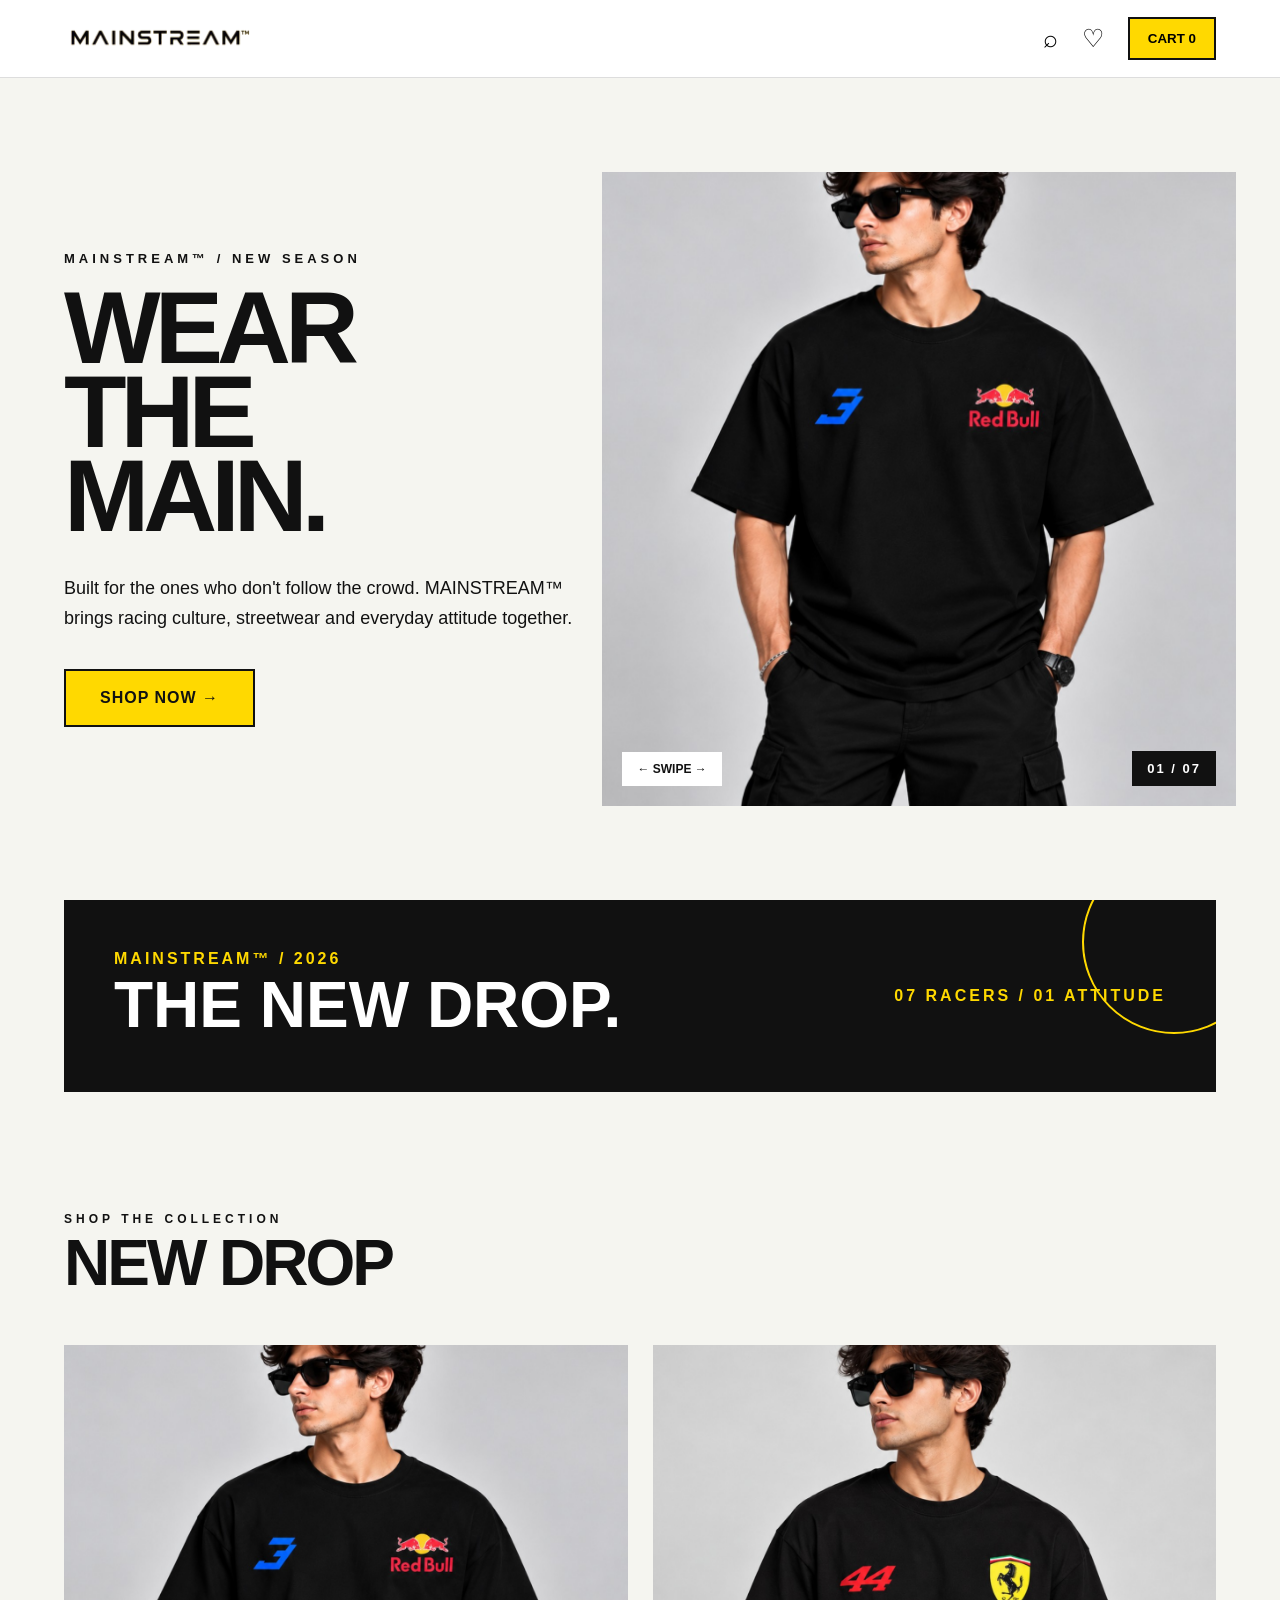
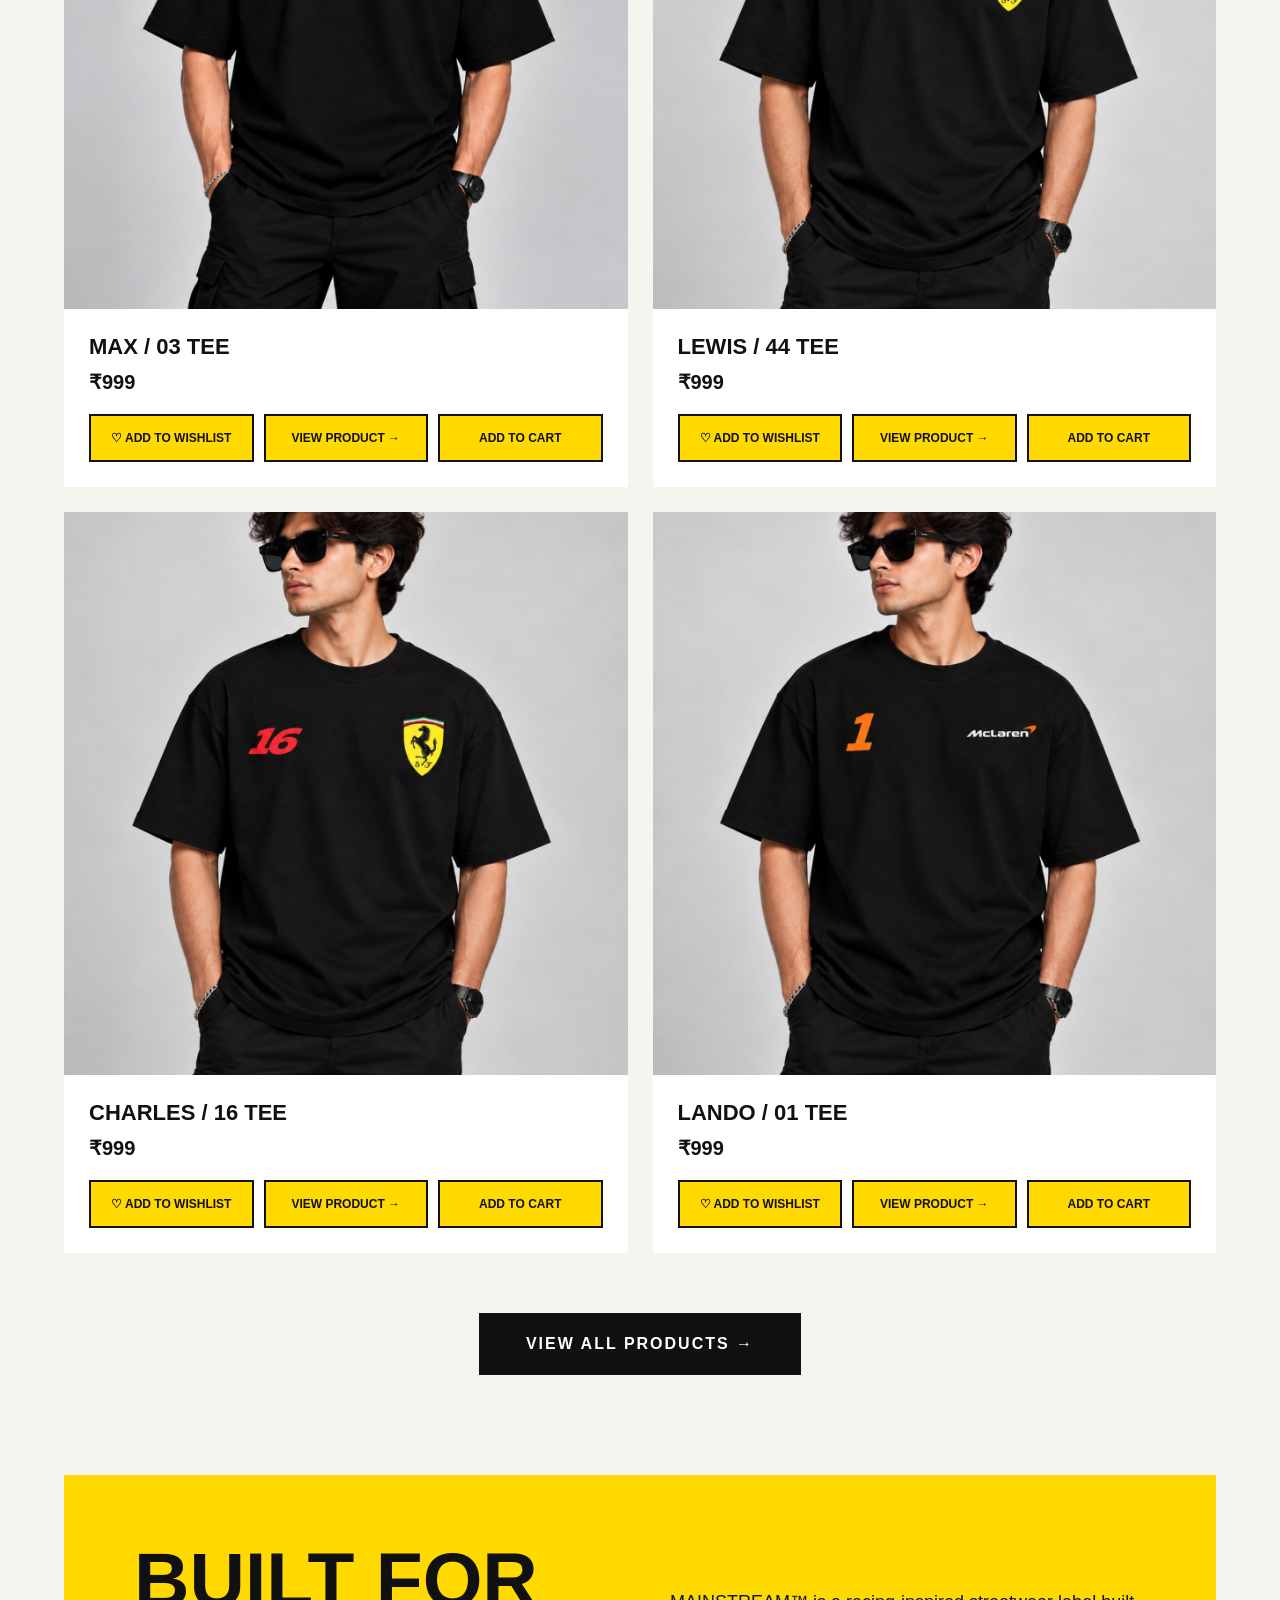
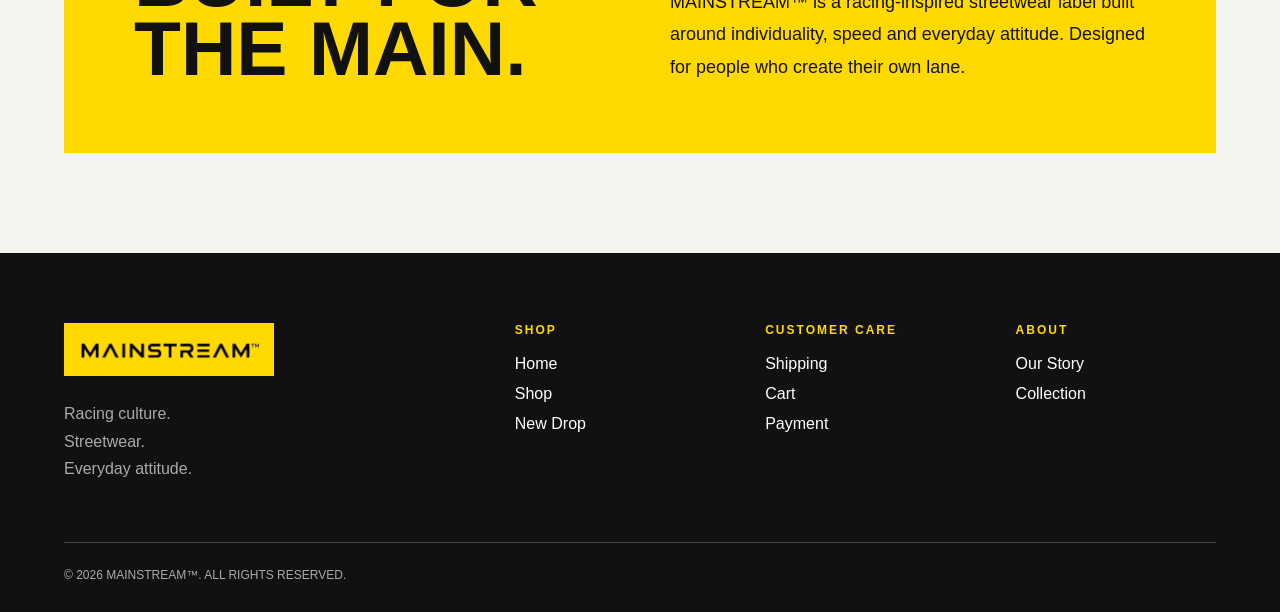
<file: index.html>
<!DOCTYPE html>
<html lang="en">
<head>
    <link rel="icon" type="image/png" href="mainstream-logo.png">
<meta name="google-site-verification" content="jxQJfj4JRZD45VMb8kr1LO78Pj82HLJsZ5Ui9-NH2GY" />
<meta name="description" content="MAINSTREAM™ — Premium racing and streetwear T-shirts. Explore our collection of stylish motorsport-inspired apparel.">

<meta name="keywords" content="MAINSTREAM, MAINSTREAM clothing, racing T-shirts, motorsport T-shirts, streetwear, premium T-shirts">

<meta name="author" content="MAINSTREAM™">

<meta name="robots" content="index, follow">
<meta charset="UTF-8">
<meta name="viewport" content="width=device-width, initial-scale=1.0">
<title>MAINSTREAM™ — Wear The Main</title>

<style>
*{
    margin:0;
    padding:0;
    box-sizing:border-box;
}

html{
    scroll-behavior:smooth;
}

body{
    font-family:Arial,Helvetica,sans-serif;
    background:#f5f5f0;
    color:#111;
    overflow-x:hidden;
}

/* ================= HEADER ================= */

header{
    position:sticky;
    top:0;
    z-index:1000;
    height:78px;
    background:#fff;
    border-bottom:1px solid #ddd;
    display:flex;
    align-items:center;
    justify-content:space-between;
    padding:0 5%;
}

.logo{
    width:190px;
    max-width:45vw;
}

.header-right{
    display:flex;
    align-items:center;
    gap:24px;
}

.icon-btn{
    border:0;
    background:none;
    font-size:25px;
    cursor:pointer;
    transition:.3s;
}

.icon-btn:hover{
    transform:scale(1.15);
}

.cart-btn{
    background:#ffd900;
    border:2px solid #111;
    padding:12px 18px;
    font-weight:800;
    cursor:pointer;
    transition:.3s;
}

.cart-btn:hover{
    transform:translateY(-3px);
    box-shadow:4px 4px 0 #111;
}

/* ================= HERO ================= */

.hero{
    min-height:calc(100vh - 78px);
    display:grid;
    grid-template-columns:45% 55%;
    align-items:center;
    gap:20px;
    padding:70px 5%;
}

.hero-content{
    animation:heroText .9s ease both;
}

.hero-small{
    font-size:13px;
    font-weight:800;
    letter-spacing:4px;
    margin-bottom:20px;
}

.hero-title{
    font-size:clamp(60px,8vw,125px);
    line-height:.82;
    font-weight:900;
    letter-spacing:-6px;
    margin-bottom:35px;
}

.hero-description{
    max-width:540px;
    font-size:18px;
    line-height:1.7;
    margin-bottom:35px;
}

.shop-btn{
    display:inline-block;
    background:#ffd900;
    color:#111;
    border:2px solid #111;
    padding:18px 34px;
    text-decoration:none;
    font-weight:900;
    letter-spacing:1px;
    transition:.35s;
}

.shop-btn:hover{
    transform:translate(5px,-5px);
    box-shadow:7px 7px 0 #111;
}

.hero-visual{
    position:relative;
    overflow:hidden;
    animation:heroImage 1s ease both;
}

.hero-image-wrap{
    position:relative;
    overflow:hidden;
    background:#ddd;
}

.hero-image{
    width:100%;
    display:block;
    aspect-ratio:1 / 1;
    object-fit:cover;
    transition:opacity .45s ease, transform .8s ease;
}

.hero-image.next{
    animation:heroNext .65s ease;
}

.hero-image.prev{
    animation:heroPrev .65s ease;
}

.hero-counter{
    position:absolute;
    right:20px;
    bottom:20px;
    background:#111;
    color:#fff;
    padding:10px 15px;
    font-size:13px;
    font-weight:800;
    letter-spacing:2px;
}

.swipe-hint{
    position:absolute;
    left:20px;
    bottom:20px;
    background:#fff;
    padding:10px 15px;
    font-size:12px;
    font-weight:800;
}

/* ================= NEW DROP ================= */

.drop-banner{
    margin:0 5% 90px;
    background:#111;
    color:#fff;
    padding:50px;
    display:flex;
    justify-content:space-between;
    align-items:center;
    overflow:hidden;
    position:relative;
}

.drop-banner::after{
    content:"";
    position:absolute;
    width:180px;
    height:180px;
    border:2px solid #ffd900;
    border-radius:50%;
    right:-50px;
    top:-50px;
    animation:spin 12s linear infinite;
}

.drop-title{
    font-size:clamp(35px,5vw,70px);
    font-weight:900;
}

.drop-text{
    color:#ffd900;
    font-weight:800;
    letter-spacing:3px;
}

/* ================= PRODUCTS ================= */

.products-section{
    padding:30px 5% 100px;
}

.section-top{
    display:flex;
    justify-content:space-between;
    align-items:end;
    margin-bottom:45px;
}

.section-label{
    font-size:12px;
    font-weight:800;
    letter-spacing:4px;
}

.section-title{
    font-size:clamp(38px,5vw,70px);
    font-weight:900;
    letter-spacing:-3px;
}

.product-grid{
    display:grid;
    grid-template-columns:repeat(2,minmax(0,1fr));
    gap:25px;
}

.product-card{
    background:#fff;
    overflow:hidden;
    position:relative;
    opacity:0;
    transform:translateY(45px);
    transition:
        opacity .7s ease,
        transform .7s ease,
        box-shadow .4s ease;
}

.product-card.visible{
    opacity:1;
    transform:translateY(0);
}

.product-card:hover{
    transform:translateY(-8px);
    box-shadow:10px 10px 0 #111;
}

.product-image{
    width:100%;
    aspect-ratio:1 / 1;
    overflow:hidden;
    background:#e8e8e8;
}

.product-image img{
    width:100%;
    height:100%;
    object-fit:cover;
    display:block;
    transition:transform .7s cubic-bezier(.2,.8,.2,1);
}

.product-card:hover .product-image img{
    transform:scale(1.06);
}

.product-info{
    padding:25px;
}

.product-name{
    font-size:22px;
    font-weight:900;
    margin-bottom:10px;
}

.product-price{
    font-size:20px;
    font-weight:800;
    margin-bottom:20px;
}

.product-actions{
    display:flex;
    gap:10px;
}

.product-btn{
    flex:1;
    padding:15px 10px;
    background:#ffd900;
    border:2px solid #111;
    color:#111;
    text-decoration:none;
    text-align:center;
    font-size:12px;
    font-weight:900;
    cursor:pointer;
    transition:.3s;
}

.product-btn:hover{
    background:#111;
    color:#fff;
}

/* ================= VIEW ALL ================= */

.view-all{
    text-align:center;
    margin-top:60px;
}

.view-all a{
    display:inline-block;
    background:#111;
    color:#fff;
    padding:20px 45px;
    text-decoration:none;
    font-weight:900;
    letter-spacing:2px;
    border:2px solid #111;
    transition:.35s;
}

.view-all a:hover{
    background:#ffd900;
    color:#111;
    transform:translateY(-5px);
    box-shadow:7px 7px 0 #111;
}

/* ================= STORY ================= */

.story{
    margin:0 5% 100px;
    background:#ffd900;
    padding:70px;
    display:grid;
    grid-template-columns:1fr 1fr;
    gap:60px;
}

.story h2{
    font-size:clamp(45px,6vw,85px);
    line-height:.9;
    font-weight:900;
}

.story p{
    font-size:18px;
    line-height:1.8;
    align-self:end;
}

/* ================= FOOTER ================= */

footer{
    background:#111;
    color:#fff;
    padding:70px 5% 30px;
}

.footer-grid{
    display:grid;
    grid-template-columns:2fr 1fr 1fr 1fr;
    gap:50px;
}

.footer-logo{
    width:210px;
    background:#ffd900;
    padding:10px;
}

.footer-title{
    color:#ffd900;
    font-size:12px;
    font-weight:900;
    letter-spacing:2px;
    margin-bottom:18px;
}

footer a{
    display:block;
    color:#fff;
    text-decoration:none;
    margin-bottom:12px;
    transition:.3s;
}

footer a:hover{
    color:#ffd900;
    transform:translateX(5px);
}

.footer-bottom{
    border-top:1px solid #444;
    margin-top:60px;
    padding-top:25px;
    font-size:12px;
    color:#aaa;
}

/* ================= SEARCH ================= */

.search-overlay{
    position:fixed;
    inset:0;
    background:rgba(17,17,17,.96);
    z-index:3000;
    display:none;
    align-items:center;
    justify-content:center;
    padding:30px;
}

.search-overlay.active{
    display:flex;
}

.search-box{
    width:min(700px,100%);
}

.search-close{
    float:right;
    background:none;
    border:0;
    color:#fff;
    font-size:35px;
    cursor:pointer;
    margin-bottom:20px;
}

.search-input{
    width:100%;
    background:transparent;
    border:0;
    border-bottom:3px solid #ffd900;
    color:#fff;
    font-size:35px;
    padding:20px 0;
    outline:none;
}

/* ================= ANIMATIONS ================= */

@keyframes heroText{
    from{
        opacity:0;
        transform:translateY(40px);
    }
    to{
        opacity:1;
        transform:translateY(0);
    }
}

@keyframes heroImage{
    from{
        opacity:0;
        transform:translateX(50px);
    }
    to{
        opacity:1;
        transform:translateX(0);
    }
}

@keyframes heroNext{
    0%{
        opacity:0;
        transform:translateX(70px) scale(1.03);
    }
    100%{
        opacity:1;
        transform:translateX(0) scale(1);
    }
}

@keyframes heroPrev{
    0%{
        opacity:0;
        transform:translateX(-70px) scale(1.03);
    }
    100%{
        opacity:1;
        transform:translateX(0) scale(1);
    }
}

@keyframes spin{
    to{
        transform:rotate(360deg);
    }
}

/* ================= MOBILE ================= */

@media(max-width:800px){

    header{
        height:68px;
        padding:0 20px;
    }

    .logo{
        width:170px;
    }

    .header-right{
        gap:12px;
    }

    .icon-btn{
        font-size:21px;
    }

    .cart-btn{
        padding:10px 12px;
        font-size:12px;
    }

    .hero{
        display:flex;
        flex-direction:column;
        padding:55px 20px 50px;
        min-height:auto;
        gap:40px;
    }

    .hero-content{
        width:100%;
    }

    .hero-title{
        font-size:70px;
        letter-spacing:-5px;
    }

    .hero-description{
        font-size:16px;
    }

    .hero-visual{
        width:100%;
    }

    .drop-banner{
        margin:0 20px 60px;
        padding:35px 25px;
        display:block;
    }

    .drop-title{
        margin-bottom:12px;
    }

    .products-section{
        padding:20px 20px 70px;
    }

    .section-top{
        display:block;
    }

    .section-label{
        margin-bottom:10px;
    }

    .product-grid{
        grid-template-columns:repeat(2,minmax(0,1fr));
        gap:10px;
    }

    .product-image{
        aspect-ratio:1 / 1;
    }

    .product-info{
        padding:15px 12px;
    }

    .product-name{
        font-size:14px;
    }

    .product-price{
        font-size:15px;
        margin-bottom:12px;
    }

    .product-actions{
        display:block;
    }

    .product-btn{
        display:block;
        width:100%;
        margin-top:7px;
        padding:12px 5px;
        font-size:10px;
    }

    .view-all{
        margin-top:40px;
    }

    .view-all a{
        padding:17px 25px;
        font-size:12px;
    }

    .story{
        margin:0 20px 70px;
        padding:40px 25px;
        display:block;
    }

    .story h2{
        margin-bottom:30px;
    }

    .story p{
        font-size:16px;
    }

    .footer-grid{
        grid-template-columns:1fr 1fr;
        gap:35px;
    }

    .footer-brand{
        grid-column:1/-1;
    }
}

@media(max-width:430px){

    .hero-title{
        font-size:60px;
    }

    .product-name{
        font-size:13px;
    }

    .product-price{
        font-size:14px;
    }

    .product-btn{
        font-size:9px;
    }
}
</style>
</head>

<body>

<!-- ================= HEADER ================= -->

<header>

    <a href="index.html">
        <img src="mainstream-logo.png" class="logo" alt="MAINSTREAM">
    </a>

    <div class="header-right">

        <button class="icon-btn" onclick="openSearch()" aria-label="Search">
            ⌕
        </button>

        <button class="icon-btn" onclick="window.location.href='shop.html'" aria-label="Shop">
            ♡
        </button>

        <button class="cart-btn" onclick="window.location.href='cart.html'">
            CART <span id="cartCount">0</span>
        </button>

    </div>

</header>


<!-- ================= HERO ================= -->

<section class="hero">

    <div class="hero-content">

        <div class="hero-small">
            MAINSTREAM™ / NEW SEASON
        </div>

        <h1 class="hero-title">
            WEAR<br>
            THE<br>
            MAIN.
        </h1>

        <p class="hero-description">
            Built for the ones who don't follow the crowd.
            MAINSTREAM™ brings racing culture, streetwear
            and everyday attitude together.
        </p>

        <a href="shop.html" class="shop-btn">
            SHOP NOW →
        </a>

    </div>


    <div class="hero-visual">

        <div class="hero-image-wrap">

            <img
                id="heroImage"
                class="hero-image"
                src="max-front.png"
                alt="MAINSTREAM product"
            >

            <div class="hero-counter" id="heroCounter">
                01 / 07
            </div>

            <div class="swipe-hint">
                ← SWIPE →
            </div>

        </div>

    </div>

</section>


<!-- ================= NEW DROP ================= -->

<section class="drop-banner">

    <div>

        <div class="drop-text">
            MAINSTREAM™ / 2026
        </div>

        <div class="drop-title">
            THE NEW DROP.
        </div>

    </div>

    <div class="drop-text">
        07 RACERS / 01 ATTITUDE
    </div>

</section>


<!-- ================= PRODUCTS ================= -->

<section class="products-section" id="products">

    <div class="section-top">

        <div>
            <div class="section-label">
                SHOP THE COLLECTION
            </div>

            <h2 class="section-title">
                NEW DROP
            </h2>
        </div>

    </div>


    <div class="product-grid">

        <!-- MAX -->

        <div class="product-card">

            <div class="product-image">
                <img src="max-front.png" alt="MAX / 03 TEE">
            </div>

            <div class="product-info">

                <div class="product-name">
                    MAX / 03 TEE
                </div>

                <div class="product-price">
                    ₹999
                </div>

                <div class="product-actions">
<button
    class="product-btn wishlist-btn"
    onclick="saveProductToWishlist('MAX')"
>
    ♡ ADD TO WISHLIST
</button>
                    <a
                        href="product.html?product=max"
                        class="product-btn"
                    >
                        VIEW PRODUCT →
                    </a>

                    <button
                        class="product-btn"
                        onclick="addToCart('MAX / 03 TEE','max-front.png',999)"
                    >
                        ADD TO CART
                    </button>

                </div>

            </div>

        </div>


        <!-- LEWIS -->

        <div class="product-card">

            <div class="product-image">
                <img src="lewis-front.png" alt="LEWIS / 44 TEE">
            </div>

            <div class="product-info">

                <div class="product-name">
                    LEWIS / 44 TEE
                </div>

                <div class="product-price">
                    ₹999
                </div>

                <div class="product-actions">
<button
    class="product-btn wishlist-btn"
    onclick="saveProductToWishlist('lewis')"
>
    ♡ ADD TO WISHLIST
</button>
                    <a
                        href="product.html?product=lewis"
                        class="product-btn"
                    >
                        VIEW PRODUCT →
                    </a>

                    <button
                        class="product-btn"
                        onclick="addToCart('LEWIS / 44 TEE','lewis-front.png',999)"
                    >
                        ADD TO CART
                    </button>

                </div>

            </div>

        </div>


        <!-- CHARLES -->

        <div class="product-card">

            <div class="product-image">
                <img src="charles-front.png" alt="CHARLES / 16 TEE">
            </div>

            <div class="product-info">

                <div class="product-name">
                    CHARLES / 16 TEE
                </div>

                <div class="product-price">
                    ₹999
                </div>

                <div class="product-actions">
<button
    class="product-btn wishlist-btn"
    onclick="saveProductToWishlist('charles')"
>
    ♡ ADD TO WISHLIST
</button>
                    <a
                        href="product.html?product=charles"
                        class="product-btn"
                    >
                        VIEW PRODUCT →
                    </a>

                    <button
                        class="product-btn"
                        onclick="addToCart('CHARLES / 16 TEE','charles-front.png',999)"
                    >
                        ADD TO CART
                    </button>

                </div>

            </div>

        </div>


        <!-- LANDO -->

        <div class="product-card">

            <div class="product-image">
                <img src="lando-front.png" alt="LANDO / 01 TEE">
            </div>

            <div class="product-info">

                <div class="product-name">
                    LANDO / 01 TEE
                </div>

                <div class="product-price">
                    ₹999
                </div>

                <div class="product-actions">
<button
    class="product-btn wishlist-btn"
    onclick="saveProductToWishlist('lando')"
>
    ♡ ADD TO WISHLIST
</button>
                    <a
                        href="product.html?product=lando"
                        class="product-btn"
                    >
                        VIEW PRODUCT →
                    </a>

                    <button
                        class="product-btn"
                        onclick="addToCart('LANDO / 01 TEE','lando-front.png',999)"
                    >
                        ADD TO CART
                    </button>

                </div>

            </div>

        </div>

    </div>


    <!-- VIEW ALL -->

    <div class="view-all">

        <a href="shop.html">
            VIEW ALL PRODUCTS →
        </a>

    </div>

</section>


<!-- ================= STORY ================= -->

<section class="story">

    <h2>
        BUILT FOR<br>
        THE MAIN.
    </h2>

    <p>
        MAINSTREAM™ is a racing-inspired streetwear label
        built around individuality, speed and everyday attitude.
        Designed for people who create their own lane.
    </p>

</section>


<!-- ================= FOOTER ================= -->

<footer>

    <div class="footer-grid">

        <div class="footer-brand">

            <img
                src="mainstream-logo.png"
                class="footer-logo"
                alt="MAINSTREAM"
            >

            <p style="margin-top:20px;line-height:1.7;color:#aaa;">
                Racing culture.<br>
                Streetwear.<br>
                Everyday attitude.
            </p>

        </div>


        <div>

            <div class="footer-title">
                SHOP
            </div>

            <a href="index.html">Home</a>
            <a href="shop.html">Shop</a>
            <a href="shop.html">New Drop</a>

        </div>


        <div>

            <div class="footer-title">
                CUSTOMER CARE
            </div>

            <a href="shipping.html">Shipping</a>
            <a href="cart.html">Cart</a>
            <a href="payment.html">Payment</a>

        </div>


        <div>

            <div class="footer-title">
                ABOUT
            </div>

            <a href="#story">Our Story</a>
            <a href="shop.html">Collection</a>

        </div>

    </div>


    <div class="footer-bottom">
        © 2026 MAINSTREAM™. ALL RIGHTS RESERVED.
    </div>

</footer>


<!-- ================= SEARCH ================= -->

<div class="search-overlay" id="searchOverlay">

    <div class="search-box">

        <button
            class="search-close"
            onclick="closeSearch()"
        >
            ×
        </button>

        <input
            id="searchInput"
            class="search-input"
            type="text"
            placeholder="SEARCH MAINSTREAM..."
            onkeydown="handleSearch(event)"
        >

    </div>

</div>


<script>

/* ================= HERO SLIDER ================= */

const heroImages = [
    "max-front.png",
    "lewis-front.png",
    "charles-front.png",
    "lando-front.png",
    "oscar-front.png",
    "george-front.png",
    "kimi-front.png"
];

let heroIndex = 0;
let heroTimer;
let touchStartX = 0;

const heroImage = document.getElementById("heroImage");
const heroCounter = document.getElementById("heroCounter");


function showHero(index,direction="next"){

    heroIndex = (index + heroImages.length) % heroImages.length;

heroImage.classList.remove("next","prev");

void heroImage.offsetWidth;

heroImage.classList.add(
    direction === "next" ? "next" : "prev"
);

heroImage.src = heroImages[heroIndex];

heroCounter.textContent =
    String(heroIndex + 1).padStart(2,"0")
    + " / "
    + String(heroImages.length).padStart(2,"0");
}


function nextHero(){

    showHero(heroIndex + 1,"next");

    resetHeroTimer();

}


function previousHero(){

    showHero(heroIndex - 1,"prev");

    resetHeroTimer();

}


function resetHeroTimer(){

    clearInterval(heroTimer);

    heroTimer = setInterval(
        () => showHero(heroIndex + 1,"next"),
        4000
    );

}


heroImage.addEventListener("touchstart",function(e){

    touchStartX = e.touches[0].clientX;

},{passive:true});


heroImage.addEventListener("touchend",function(e){

    const touchEndX = e.changedTouches[0].clientX;

    const distance =
        touchEndX - touchStartX;

    if(Math.abs(distance) > 50){

        if(distance < 0){

            nextHero();

        }else{

            previousHero();

        }

    }

},{passive:true});


resetHeroTimer();


/* ================= SCROLL ANIMATION ================= */

const cards =
    document.querySelectorAll(".product-card");


const observer =
    new IntersectionObserver(
        entries => {

            entries.forEach(entry => {

                if(entry.isIntersecting){

                    entry.target.classList.add("visible");

                    observer.unobserve(entry.target);

                }

            });

        },
        {
            threshold:.15
        }
    );


cards.forEach((card,index) => {

    card.style.transitionDelay =
        (index * 100) + "ms";

    observer.observe(card);

});


/* ================= CART ================= */

function getCart(){

    try{

        return JSON.parse(
            localStorage.getItem("mainstreamCart")
        ) || [];

    }catch(e){

        return [];

    }

}


function saveCart(cart){

    localStorage.setItem(
        "mainstreamCart",
        JSON.stringify(cart)
    );

}


function updateCartCount(){

    const cart = getCart();

    const count =
        cart.reduce(
            (total,item) =>
            total + (item.quantity || 1),
            0
        );

    document.getElementById("cartCount").textContent =
        count;

}


function addToCart(name,image,price){

    const cart = getCart();

    const existing =
        cart.find(item => item.name === name);

    if(existing){

        existing.quantity =
            (existing.quantity || 1) + 1;

    }else{

        cart.push({

            name:name,
            image:image,
            price:price,
            quantity:1

        });

    }

    saveCart(cart);

    updateCartCount();

    alert(name + " added to cart!");

}


/* ================= PRODUCT SELECTION ================= */

const productData = {

    max:{
        name:"MAX / 03 TEE",
        price:999,
        front:"max-front.png",
        back:"max-back.png",
        main:"max-front.png",
        size:"size-chart.png"
    },

    lewis:{
        name:"LEWIS / 44 TEE",
        price:999,
        front:"lewis-front.png",
        back:"lewis-back.png",
        main:"lewis-front.png",
        size:"size-chart.png"
    },

    charles:{
        name:"CHARLES / 16 TEE",
        price:999,
        front:"charles-front.png",
        back:"charles-back.png",
        main:"charles-front.png",
        size:"size-chart.png"
    },

    lando:{
        name:"LANDO / 01 TEE",
        price:999,
        front:"lando-front.png",
        back:"lando-back.png",
        main:"lando-front.png",
        size:"size-chart.png"
    },

    oscar:{
        name:"OSCAR / 81 TEE",
        price:999,
        front:"oscar-front.png",
        back:"oscar-back.png",
        main:"oscar-front.png",
        size:"size-chart.png"
    },

    george:{
        name:"GEORGE / 63 TEE",
        price:999,
        front:"george-front.png",
        back:"george-back.png",
        main:"george-front.png",
        size:"size-chart.png"
    },

    kimi:{
        name:"KIMI / 12 TEE",
        price:999,
        front:"kimi-front.png",
        back:"kimi-back.png",
        main:"kimi-front.png",
        size:"size-chart.png"
    }

};


function selectProduct(id){

    const product =
        productData[id];

    if(product){

        localStorage.setItem(
            "selectedProduct",
            JSON.stringify(product)
        );

    }

}


/* ================= SEARCH ================= */

function openSearch(){

    document
        .getElementById("searchOverlay")
        .classList.add("active");

    setTimeout(() => {

        document
            .getElementById("searchInput")
            .focus();

    },100);

}


function closeSearch(){

    document
        .getElementById("searchOverlay")
        .classList.remove("active");

}


function handleSearch(event){

    if(event.key === "Enter"){

        const query =
            event.target.value
            .trim()
            .toLowerCase();

        if(query){

            window.location.href =
                "shop.html?search=" +
                encodeURIComponent(query);

        }

    }

}


updateCartCount();

</script>

</body>
</html>
</file>
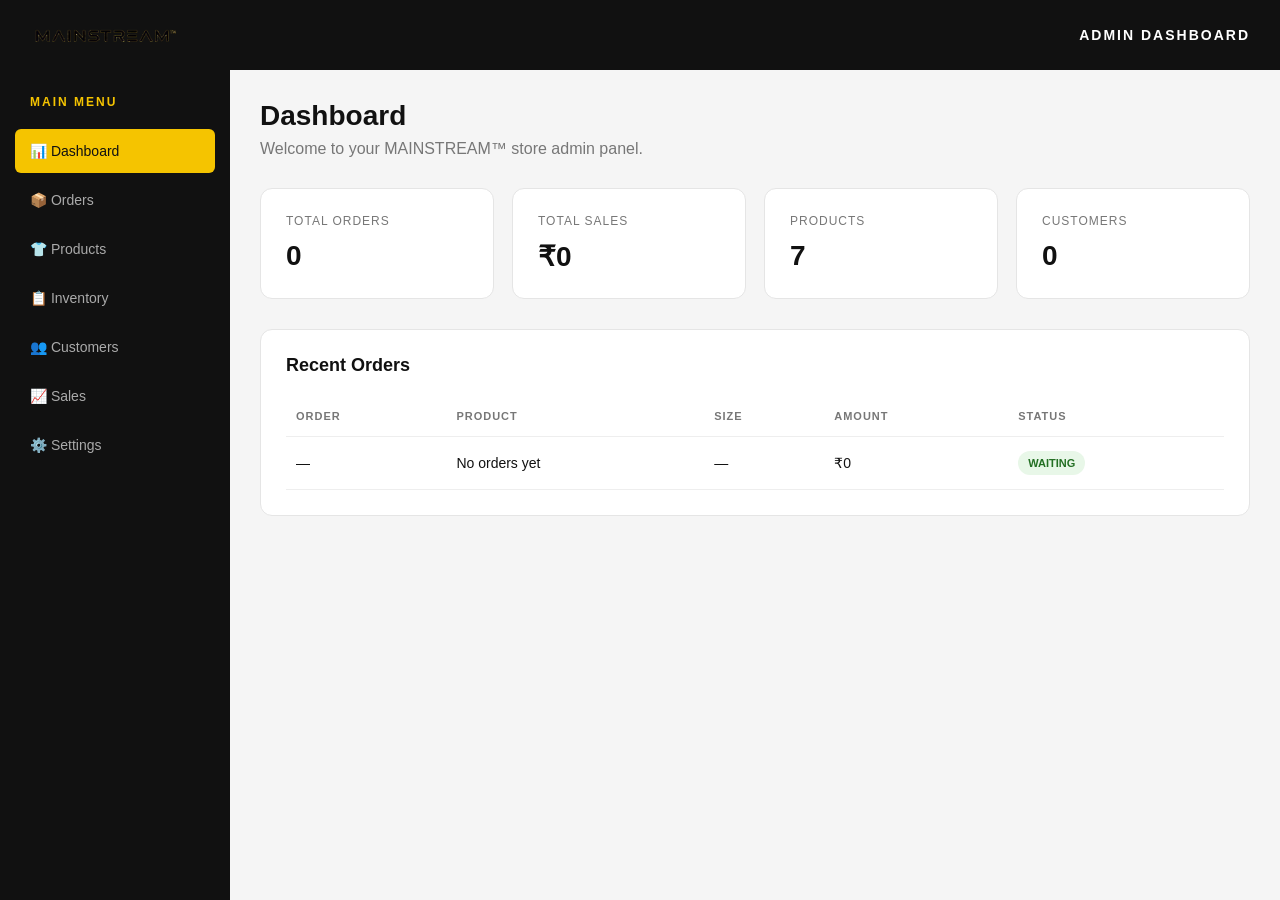
<file: admin.html>
<!DOCTYPE html>
<html lang="en">
<head>
<meta charset="UTF-8">
<meta name="viewport" content="width=device-width, initial-scale=1.0">

<title>Admin Dashboard | MAINSTREAM™</title>

<link rel="icon" type="image/svg+xml" href="favicon.svg">

<style>
*{
    box-sizing:border-box;
    margin:0;
    padding:0;
}

body{
    font-family:Arial,Helvetica,sans-serif;
    background:#f5f5f5;
    color:#111;
}

/* HEADER */
.header{
    height:70px;
    background:#111;
    display:flex;
    align-items:center;
    justify-content:space-between;
    padding:0 30px;
    position:sticky;
    top:0;
    z-index:10;
}

.logo{
    width:150px;
    height:auto;
}

.admin-title{
    color:#fff;
    font-size:14px;
    letter-spacing:2px;
    font-weight:bold;
}

/* LAYOUT */
.layout{
    display:flex;
    min-height:calc(100vh - 70px);
}

/* SIDEBAR */
.sidebar{
    width:230px;
    background:#111;
    padding:25px 15px;
}

.sidebar h3{
    color:#f5c400;
    font-size:12px;
    letter-spacing:2px;
    margin:0 15px 20px;
}

.sidebar a{
    display:block;
    color:#aaa;
    text-decoration:none;
    padding:14px 15px;
    margin-bottom:5px;
    font-size:14px;
    border-radius:6px;
}

.sidebar a:hover,
.sidebar a.active{
    background:#f5c400;
    color:#111;
}

/* CONTENT */
.content{
    flex:1;
    padding:30px;
}

.page-title{
    font-size:28px;
    font-weight:800;
    margin-bottom:8px;
}

.subtitle{
    color:#777;
    margin-bottom:30px;
}

/* CARDS */
.stats{
    display:grid;
    grid-template-columns:repeat(4,1fr);
    gap:18px;
    margin-bottom:30px;
}

.card{
    background:#fff;
    padding:25px;
    border-radius:12px;
    border:1px solid #e5e5e5;
}

.card-label{
    color:#777;
    font-size:12px;
    letter-spacing:1px;
    margin-bottom:12px;
}

.card-value{
    font-size:28px;
    font-weight:800;
}

/* TABLE */
.section{
    background:#fff;
    border-radius:12px;
    padding:25px;
    border:1px solid #e5e5e5;
}

.section-title{
    font-size:18px;
    font-weight:800;
    margin-bottom:20px;
}

table{
    width:100%;
    border-collapse:collapse;
}

th,
td{
    text-align:left;
    padding:14px 10px;
    border-bottom:1px solid #eee;
    font-size:14px;
}

th{
    font-size:11px;
    letter-spacing:1px;
    color:#777;
}

/* STATUS */
.status{
    display:inline-block;
    padding:6px 10px;
    border-radius:20px;
    background:#e8f7e8;
    color:#247024;
    font-size:11px;
    font-weight:bold;
}

/* MOBILE */
@media(max-width:800px){

    .header{
        padding:0 18px;
    }

    .logo{
        width:120px;
    }

    .admin-title{
        font-size:10px;
    }

    .sidebar{
        width:70px;
        padding:20px 8px;
    }

    .sidebar h3{
        display:none;
    }

    .sidebar a{
        text-align:center;
        font-size:0;
        padding:15px 5px;
    }

    .sidebar a::first-letter{
        font-size:18px;
    }

    .content{
        padding:20px 15px;
    }

    .page-title{
        font-size:24px;
    }

    .stats{
        grid-template-columns:repeat(2,1fr);
    }

    .card{
        padding:18px;
    }

    .card-value{
        font-size:22px;
    }

    .section{
        padding:18px;
        overflow-x:auto;
    }

    table{
        min-width:600px;
    }
}
</style>
</head>

<body>

<header class="header">

    <img
        src="mainstream-logo.png"
        class="logo"
        alt="MAINSTREAM">

    <div class="admin-title">
        ADMIN DASHBOARD
    </div>

</header>


<div class="layout">

    <aside class="sidebar">

        <h3>MAIN MENU</h3>

        <a href="#" class="active">📊 Dashboard</a>
        <a href="#">📦 Orders</a>
        <a href="#">👕 Products</a>
        <a href="#">📋 Inventory</a>
        <a href="#">👥 Customers</a>
        <a href="#">📈 Sales</a>
        <a href="#">⚙️ Settings</a>

    </aside>


    <main class="content">

        <h1 class="page-title">
            Dashboard
        </h1>

        <p class="subtitle">
            Welcome to your MAINSTREAM™ store admin panel.
        </p>


        <div class="stats">

            <div class="card">
                <div class="card-label">
                    TOTAL ORDERS
                </div>
                <div class="card-value">
                    0
                </div>
            </div>

            <div class="card">
                <div class="card-label">
                    TOTAL SALES
                </div>
                <div class="card-value">
                    ₹0
                </div>
            </div>

            <div class="card">
                <div class="card-label">
                    PRODUCTS
                </div>
                <div class="card-value">
                    7
                </div>
            </div>

            <div class="card">
                <div class="card-label">
                    CUSTOMERS
                </div>
                <div class="card-value">
                    0
                </div>
            </div>

        </div>


        <div class="section">

            <div class="section-title">
                Recent Orders
            </div>

            <table>

                <thead>
                    <tr>
                        <th>ORDER</th>
                        <th>PRODUCT</th>
                        <th>SIZE</th>
                        <th>AMOUNT</th>
                        <th>STATUS</th>
                    </tr>
                </thead>

                <tbody>

                    <tr>
                        <td>—</td>
                        <td>No orders yet</td>
                        <td>—</td>
                        <td>₹0</td>
                        <td>
                            <span class="status">
                                WAITING
                            </span>
                        </td>
                    </tr>

                </tbody>

            </table>

        </div>

    </main>

</div>

</body>
</html>
</file>
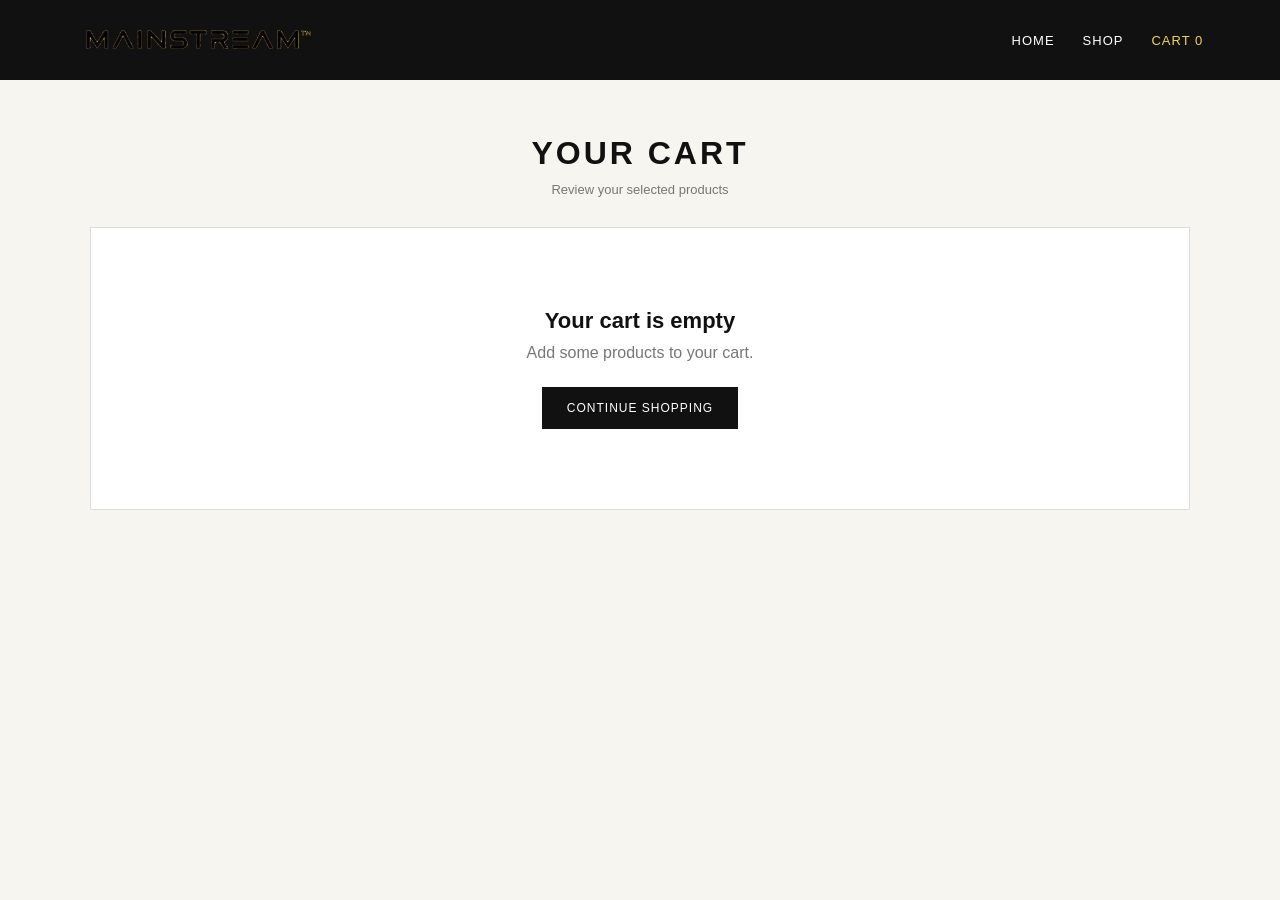
<file: cart.html>
<!DOCTYPE html>
<html lang="en">

<head>

<meta charset="UTF-8">

<meta name="viewport"
content="width=device-width, initial-scale=1.0">

<title>Cart | MAINSTREAM™</title>

<style>

*{
    box-sizing:border-box;
    margin:0;
    padding:0;
}

body{
    font-family:Arial, Helvetica, sans-serif;
    background:#f7f5ef;
    color:#111;
}

/* HEADER */

header{
    height:80px;
    background:#111;
    display:flex;
    align-items:center;
    justify-content:space-between;
    padding:0 6%;
}

.logo{
    height:42px;
    width:auto;
}

.nav{
    display:flex;
    align-items:center;
    gap:28px;
}

.nav a{
    color:white;
    text-decoration:none;
    font-size:13px;
    letter-spacing:1px;
}

.cart-link{
    color:#f5d547 !important;
}

/* TITLE */

.cart-title{
    text-align:center;
    padding:55px 20px 30px;
}

.cart-title h1{
    font-size:32px;
    letter-spacing:3px;
}

.cart-title p{
    margin-top:10px;
    color:#777;
    font-size:13px;
}

/* CART */

.cart-container{
    width:90%;
    max-width:1100px;
    margin:auto;
    padding-bottom:70px;
}

.cart-item{
    background:white;
    border:1px solid #ddd;
    display:flex;
    align-items:center;
    gap:25px;
    padding:20px;
    margin-bottom:15px;
}

.cart-item-image{
    width:120px;
    height:140px;
    background:#f3f3f3;
    display:flex;
    align-items:center;
    justify-content:center;
    overflow:hidden;
}

.cart-item-image img{
    width:100%;
    height:100%;
    object-fit:cover;
}

.cart-item-info{
    flex:1;
}

.cart-item-info h3{
    font-size:17px;
    letter-spacing:1px;
    margin-bottom:8px;
}

.cart-item-info p{
    font-size:13px;
    color:#666;
    margin:5px 0;
}

.cart-item-price{
    font-size:18px;
    font-weight:bold;
    margin-right:20px;
}

.remove-btn{
    border:none;
    background:#111;
    color:white;
    padding:10px 15px;
    cursor:pointer;
    font-size:11px;
    letter-spacing:1px;
}

.remove-btn:hover{
    background:#333;
}

/* SUMMARY */

.summary{
    background:white;
    border:1px solid #ddd;
    padding:25px;
    margin-top:30px;
    max-width:500px;
    margin-left:auto;
}

.summary-row{
    display:flex;
    justify-content:space-between;
    padding:10px 0;
    font-size:14px;
}

.summary-total{
    border-top:1px solid #ddd;
    margin-top:10px;
    padding-top:18px;
    font-size:20px;
    font-weight:bold;
}

.checkout-btn{
    width:100%;
    margin-top:20px;
    padding:16px;
    border:none;
    background:#f5d547;
    color:#111;
    font-weight:bold;
    letter-spacing:1.5px;
    cursor:pointer;
}

.checkout-btn:hover{
    background:#e4c632;
}

/* EMPTY CART */

.empty-cart{
    text-align:center;
    padding:80px 20px;
    background:white;
    border:1px solid #ddd;
}

.empty-cart h2{
    font-size:22px;
    margin-bottom:10px;
}

.empty-cart p{
    color:#777;
    margin-bottom:25px;
}

.shop-btn{
    display:inline-block;
    background:#111;
    color:white;
    text-decoration:none;
    padding:14px 25px;
    font-size:12px;
    letter-spacing:1px;
}

/* MOBILE */

@media(max-width:600px){

    header{
        height:70px;
        padding:0 20px;
    }

    .logo{
        height:34px;
    }

    .nav{
        gap:15px;
    }

    .nav a{
        font-size:10px;
    }

    .cart-title{
        padding:40px 15px 25px;
    }

    .cart-title h1{
        font-size:25px;
    }

    .cart-item{
        gap:15px;
        padding:12px;
        align-items:flex-start;
    }

    .cart-item-image{
        width:85px;
        height:105px;
    }

    .cart-item-info h3{
        font-size:13px;
    }

    .cart-item-info p{
        font-size:11px;
    }

    .cart-item-price{
        font-size:14px;
        margin-right:0;
    }

    .remove-btn{
        padding:8px 10px;
        font-size:9px;
    }

}

</style>

</head>


<body>


<!-- HEADER -->

<header>

<a href="index.html">
<img
src="mainstream-logo.png"
class="logo"
alt="MAINSTREAM">
</a>

<nav class="nav">

<a href="index.html">HOME</a>

<a href="shop.html">SHOP</a>

<a href="cart.html"
class="cart-link">
CART <span id="cartCount">0</span>
</a>

</nav>

</header>


<!-- TITLE -->

<section class="cart-title">

<h1>YOUR CART</h1>

<p>Review your selected products</p>

</section>


<!-- CART -->

<main class="cart-container">

<div id="cartItems"></div>


<!-- SUMMARY -->

<div
class="summary"
id="cartSummary"
style="display:none;">

<div class="summary-row">

<span>SUBTOTAL</span>

<span id="subtotal">₹0</span>

</div>


<div class="summary-row">

<span>SHIPPING</span>

<span id="shipping">FREE</span>

</div>


<div class="summary-row summary-total">

<span>TOTAL</span>

<span id="total">₹0</span>

</div>


<button
class="checkout-btn"
onclick="checkout()">

PROCEED TO CHECKOUT

</button>

</div>


</main>


<script>

/* =========================
   CART
========================= */

function getCart(){

    try{

        return JSON.parse(
            localStorage.getItem("mainstreamCart")
        ) || [];

    }catch(error){

        return [];

    }

}


/* =========================
   SAVE CART
========================= */

function saveCart(cart){

    localStorage.setItem(
        "mainstreamCart",
        JSON.stringify(cart)
    );

}


/* =========================
   UPDATE CART COUNT
========================= */

function updateCartCount(){

    const cart = getCart();

    const count = cart.reduce(
        function(total,item){

            return total +
                Number(item.quantity || 0);

        },
        0
    );


    const cartCount =
        document.getElementById("cartCount");


    if(cartCount){

        cartCount.textContent = count;

    }

}


/* =========================
   FORMAT PRICE
========================= */

function getPrice(price){

    if(typeof price === "number"){

        return price;

    }

    if(typeof price === "string"){

        return Number(
            price
            .replace("₹","")
            .replace(/,/g,"")
            .trim()
        ) || 0;

    }

    return 0;

}


/* =========================
   RENDER CART
========================= */

function renderCart(){

    const cart = getCart();

    const container =
        document.getElementById("cartItems");

    const summary =
        document.getElementById("cartSummary");


    container.innerHTML = "";


    /* EMPTY CART */

    if(cart.length === 0){

        summary.style.display = "none";


        container.innerHTML = `

        <div class="empty-cart">

            <h2>Your cart is empty</h2>

            <p>
            Add some products to your cart.
            </p>

            <a
            href="shop.html"
            class="shop-btn">

            CONTINUE SHOPPING

            </a>

        </div>

        `;

        updateCartCount();

        return;

    }


    let subtotal = 0;


    /* PRODUCTS */

    cart.forEach(function(item,index){

        const quantity =
            Number(item.quantity || 1);


        const price =
            getPrice(item.price);


        const itemTotal =
            price * quantity;


        subtotal += itemTotal;


        const itemDiv =
            document.createElement("div");


        itemDiv.className =
            "cart-item";


        itemDiv.innerHTML = `

            <div class="cart-item-image">

                <img
                src="${item.image || 'mainstream-logo.png'}"
                alt="${item.name || 'Product'}"
                onerror="this.src='mainstream-logo.png'">

            </div>


            <div class="cart-item-info">

                <h3>
                ${item.name || "PRODUCT"}
                </h3>

                <p>
                SIZE:
                ${item.size || "M"}
                </p>

                <p>
                QUANTITY:
                ${quantity}
                </p>

                <p>
                UNIT PRICE:
                ₹${price.toLocaleString("en-IN")}
                </p>

            </div>


            <div class="cart-item-price">

                ₹${itemTotal.toLocaleString("en-IN")}

            </div>


            <button
            class="remove-btn"
            onclick="removeItem(${index})">

            REMOVE

            </button>

        `;


        container.appendChild(itemDiv);

    });


    /* SUMMARY */

    summary.style.display = "block";


    document.getElementById("subtotal")
        .textContent =
        "₹" +
        subtotal.toLocaleString("en-IN");


    document.getElementById("total")
        .textContent =
        "₹" +
        subtotal.toLocaleString("en-IN");


    updateCartCount();

}


/* =========================
   REMOVE ITEM
========================= */

function removeItem(index){

    const cart = getCart();


    if(index < 0 || index >= cart.length){

        return;

    }


    cart.splice(index,1);


    saveCart(cart);


    renderCart();

}


/* =========================
   CHECKOUT
========================= */

function checkout(){
    const cart = getCart();

    if(cart.length === 0){
        alert("Your cart is empty.");
        return;
    }

    window.location.href = "shipping.html";
}


/* =========================
   START
========================= */

document.addEventListener(
    "DOMContentLoaded",
    function(){

        renderCart();

    }
);

</script>


</body>

</html>
</file>
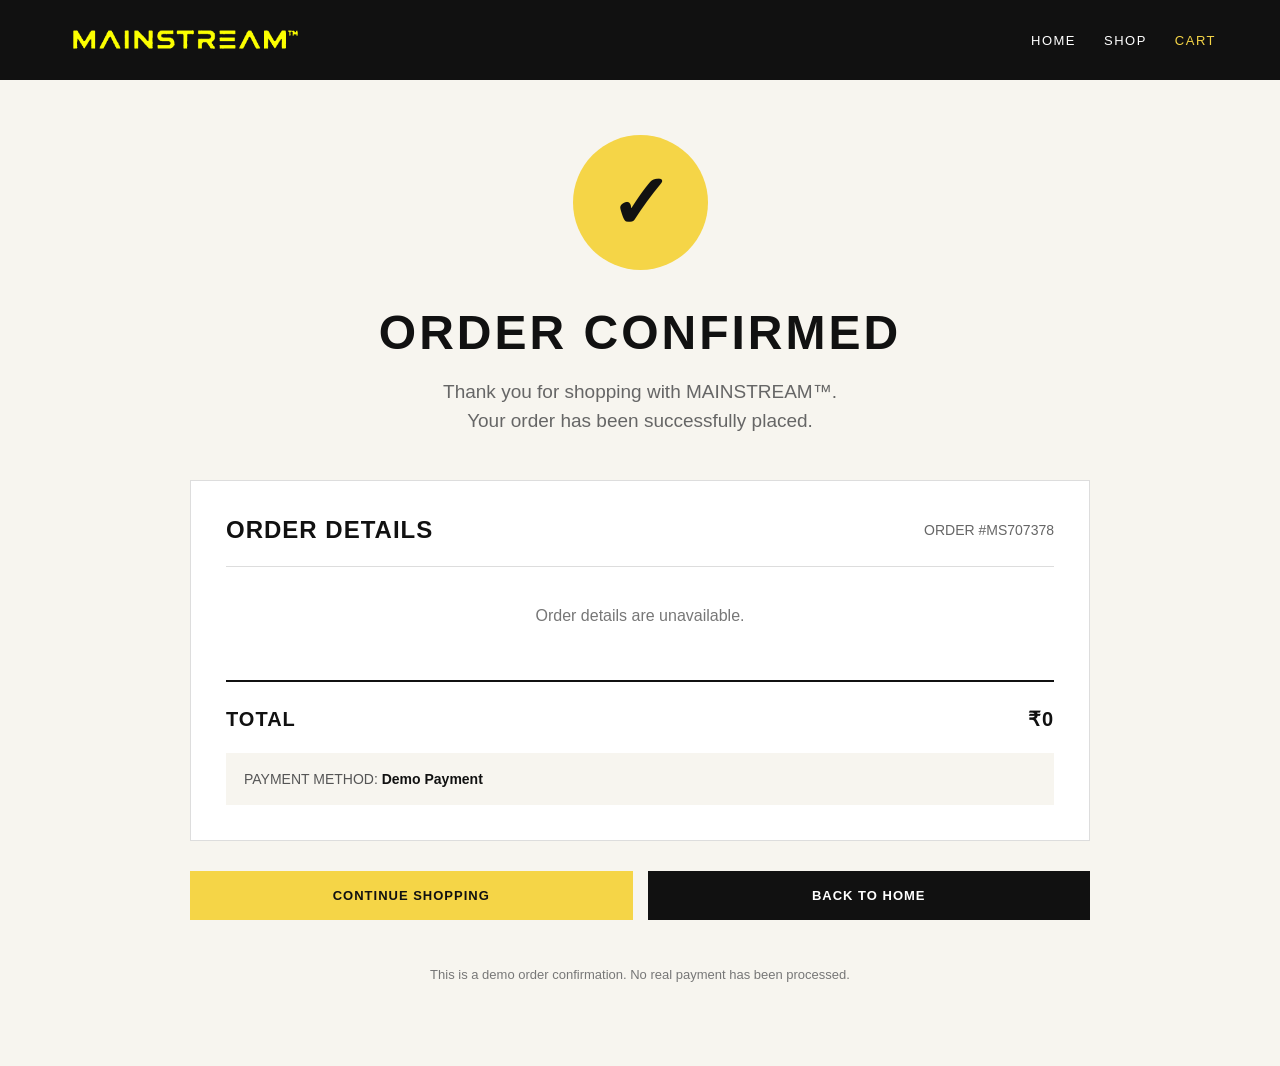
<file: confirmation.html>
<!DOCTYPE html>
<html lang="en">

<head>
<meta charset="UTF-8">
<meta name="viewport" content="width=device-width, initial-scale=1.0">

<title>Order Confirmed | MAINSTREAM™</title>

<style>

*{
    box-sizing:border-box;
    margin:0;
    padding:0;
}

body{
    font-family:Arial,Helvetica,sans-serif;
    background:#f7f5ef;
    color:#111;
}

/* HEADER */

header{
    height:80px;
    background:#111;
    display:flex;
    align-items:center;
    justify-content:space-between;
    padding:0 5%;
}

.logo{
    height:42px;
    width:auto;
}

.nav{
    display:flex;
    align-items:center;
    gap:28px;
}

.nav a{
    color:white;
    text-decoration:none;
    font-size:13px;
    letter-spacing:1.5px;
}

.nav a:last-child{
    color:#f5d547;
}

/* MAIN */

.confirmation{
    width:92%;
    max-width:900px;
    margin:55px auto 80px;
    text-align:center;
}

/* CHECK */

.check-circle{
    width:135px;
    height:135px;
    margin:0 auto 35px;
    border-radius:50%;
    background:#f5d547;

    display:flex;
    align-items:center;
    justify-content:center;

    font-size:75px;
    font-weight:bold;
}

/* TITLE */

.confirmation h1{
    font-size:48px;
    letter-spacing:3px;
    margin-bottom:18px;
}

.subtitle{
    font-size:19px;
    color:#666;
    line-height:1.5;
    margin-bottom:45px;
}

/* ORDER BOX */

.order-box{
    background:white;
    border:1px solid #ddd;
    text-align:left;
    padding:35px;
}

.order-header{
    display:flex;
    justify-content:space-between;
    align-items:center;
    gap:20px;
    padding-bottom:22px;
    border-bottom:1px solid #ddd;
}

.order-header h2{
    font-size:24px;
    letter-spacing:1px;
}

.order-number{
    color:#666;
    font-size:14px;
}

/* ITEMS */

.order-items{
    margin-top:10px;
}

.order-item{
    display:flex;
    align-items:center;
    gap:20px;
    padding:22px 0;
    border-bottom:1px solid #eee;
}

.order-image{
    width:85px;
    height:100px;
    background:#f3f3f3;
    overflow:hidden;
    flex-shrink:0;
}

.order-image img{
    width:100%;
    height:100%;
    object-fit:cover;
}

.order-info{
    flex:1;
}

.order-info h3{
    font-size:16px;
    margin-bottom:8px;
    letter-spacing:.5px;
}

.order-info p{
    color:#777;
    font-size:13px;
    margin:4px 0;
}

.order-price{
    font-size:17px;
    font-weight:bold;
}

/* TOTAL */

.total-row{
    display:flex;
    justify-content:space-between;
    align-items:center;

    margin-top:25px;
    padding-top:25px;

    border-top:2px solid #111;
}

.total-row span{
    font-size:20px;
    font-weight:bold;
    letter-spacing:1px;
}

.total-price{
    font-size:25px;
}

/* PAYMENT */

.payment-info{
    margin-top:22px;
    padding:18px;
    background:#f7f5ef;
    font-size:14px;
    color:#555;
}

.payment-info strong{
    color:#111;
}

/* BUTTONS */

.buttons{
    display:flex;
    gap:15px;
    margin-top:30px;
}

.buttons a{
    flex:1;
    text-decoration:none;
    text-align:center;
    padding:17px 20px;

    font-size:13px;
    font-weight:bold;
    letter-spacing:1px;
}

.shop-btn{
    background:#f5d547;
    color:#111;
}

.home-btn{
    background:#111;
    color:white;
}

/* DEMO NOTE */

.demo-note{
    margin-top:45px;
    color:#777;
    font-size:13px;
    line-height:1.6;
}

/* MOBILE */

@media(max-width:600px){

    header{
        height:70px;
        padding:0 20px;
    }

    .logo{
        height:34px;
    }

    .nav{
        gap:15px;
    }

    .nav a{
        font-size:10px;
    }

    .confirmation{
        width:94%;
        margin:40px auto 60px;
    }

    .check-circle{
        width:105px;
        height:105px;
        font-size:58px;
        margin-bottom:28px;
    }

    .confirmation h1{
        font-size:34px;
        letter-spacing:2px;
    }

    .subtitle{
        font-size:16px;
        margin-bottom:30px;
    }

    .order-box{
        padding:20px;
    }

    .order-header{
        align-items:flex-start;
        flex-direction:column;
        gap:8px;
    }

    .order-header h2{
        font-size:20px;
    }

    .order-item{
        gap:12px;
    }

    .order-image{
        width:70px;
        height:85px;
    }

    .order-info h3{
        font-size:13px;
    }

    .order-info p{
        font-size:11px;
    }

    .order-price{
        font-size:14px;
    }

    .total-row span{
        font-size:17px;
    }

    .total-price{
        font-size:21px;
    }

    .buttons{
        flex-direction:column;
    }

}
.yellow-logo{
    filter:
        brightness(0)
        saturate(100%)
        invert(85%)
        sepia(98%)
        saturate(1800%)
        hue-rotate(5deg)
        brightness(105%)
        contrast(105%);
    }
</style>
</head>


<body>


<!-- HEADER -->

<header>

<a href="index.html">
<img
src="mainstream-logo.png"
class="logo yellow-logo"
alt="MAINSTREAM">
</a>

<nav class="nav">

<a href="index.html">HOME</a>

<a href="shop.html">SHOP</a>

<a href="cart.html">CART</a>

</nav>

</header>


<!-- CONFIRMATION -->

<main class="confirmation">


<div class="check-circle">
✓
</div>


<h1>
ORDER CONFIRMED
</h1>


<p class="subtitle">
Thank you for shopping with MAINSTREAM™.<br>
Your order has been successfully placed.
</p>


<div class="order-box">


<div class="order-header">

<h2>
ORDER DETAILS
</h2>

<div class="order-number">
ORDER #<span id="orderNumber"></span>
</div>

</div>


<div
class="order-items"
id="orderItems">
</div>


<div class="total-row">

<span>
TOTAL
</span>

<span
class="total-price"
id="orderTotal">
₹0
</span>

</div>


<div class="payment-info">

PAYMENT METHOD:
<strong id="paymentMethod">
—
</strong>

</div>


</div>


<div class="buttons">

<a
href="shop.html"
class="shop-btn">
CONTINUE SHOPPING
</a>

<a
href="index.html"
class="home-btn">
BACK TO HOME
</a>

</div>


<p class="demo-note">

This is a demo order confirmation.
No real payment has been processed.

</p>


</main>


<script>

/* ==============================
   GET PRICE
============================== */

function getPrice(price){

    if(typeof price === "number"){
        return price;
    }

    return parseInt(
        String(price)
        .replace(/[^\d]/g,"")
    ) || 0;
}


/* ==============================
   GET ORDER
============================== */

function getOrder(){

    try{

        const savedOrder =
            JSON.parse(
                localStorage.getItem(
                    "mainstreamOrder"
                )
            );

        if(
            savedOrder &&
            Array.isArray(savedOrder.items) &&
            savedOrder.items.length > 0
        ){

            return savedOrder;
        }


        /* BUY NOW FALLBACK */

        const buyNow =
            JSON.parse(
                localStorage.getItem(
                    "mainstreamBuyNow"
                )
            );


        if(buyNow){

            const items =
                Array.isArray(buyNow)
                ? buyNow
                : [buyNow];


            return {

                items:items,

                payment:
                    localStorage.getItem(
                        "mainstreamPaymentMethod"
                    ) || "Demo Payment",

                total:items.reduce(
                    function(sum,item){

                        return sum +
                            getPrice(item.price) *
                            (Number(item.quantity) || 1);

                    },
                    0
                )

            };

        }


        /* NORMAL CART FALLBACK */

        const cart =
            JSON.parse(
                localStorage.getItem(
                    "mainstreamCart"
                )
            ) || [];


        return {

            items:cart,

            payment:
                localStorage.getItem(
                    "mainstreamPaymentMethod"
                ) || "Demo Payment",

            total:cart.reduce(
                function(sum,item){

                    return sum +
                        getPrice(item.price) *
                        (Number(item.quantity) || 1);

                },
                0
            )

        };


    }catch(error){

        return {
            items:[],
            payment:"Demo Payment",
            total:0
        };

    }

}


/* ==============================
   GENERATE ORDER NUMBER
============================== */

function getOrderNumber(){

    let number =
        localStorage.getItem(
            "mainstreamOrderNumber"
        );


    if(!number){

        number =
            "MS" +
            Math.floor(
                100000 +
                Math.random() * 900000
            );

        localStorage.setItem(
            "mainstreamOrderNumber",
            number
        );

    }


    return number;

}


/* ==============================
   DISPLAY ORDER
============================== */

function renderOrder(){

    const order =
        getOrder();


    const itemsContainer =
        document.getElementById(
            "orderItems"
        );


    const totalElement =
        document.getElementById(
            "orderTotal"
        );


    const paymentElement =
        document.getElementById(
            "paymentMethod"
        );


    const orderNumberElement =
        document.getElementById(
            "orderNumber"
        );


    orderNumberElement.textContent =
        getOrderNumber();


    paymentElement.textContent =
        formatPaymentMethod(
            order.payment
        );


    itemsContainer.innerHTML = "";


    let total = 0;


    if(
        !order.items ||
        order.items.length === 0
    ){

        itemsContainer.innerHTML = `

            <div
            style="
            padding:30px 0;
            color:#777;
            text-align:center;
            ">

            Order details are unavailable.

            </div>

        `;

        totalElement.textContent =
            "₹0";

        return;

    }


    order.items.forEach(
        function(item){

            const price =
                getPrice(item.price);


            const quantity =
                Number(item.quantity) || 1;


            const itemTotal =
                price * quantity;


            total += itemTotal;


            const itemElement =
                document.createElement(
                    "div"
                );


            itemElement.className =
                "order-item";


            itemElement.innerHTML = `

                <div class="order-image">

                    <img
                    src="${item.image || 'mainstream-logo.png'}"
                    alt="${item.name || 'Product'}"
                    onerror="
                    this.src='mainstream-logo.png'
                    ">

                </div>


                <div class="order-info">

                    <h3>
                    ${item.name || "PRODUCT"}
                    </h3>

                    <p>
                    SIZE:
                    ${item.size || "M"}
                    </p>

                    <p>
                    QUANTITY:
                    ${quantity}
                    </p>

                    <p>
                    UNIT PRICE:
                    ₹${price.toLocaleString("en-IN")}
                    </p>

                </div>


                <div class="order-price">

                    ₹${itemTotal.toLocaleString("en-IN")}

                </div>

            `;


            itemsContainer.appendChild(
                itemElement
            );

        }
    );


    totalElement.textContent =
        "₹" +
        total.toLocaleString(
            "en-IN"
        );

}


/* ==============================
   PAYMENT NAME
============================== */

function formatPaymentMethod(method){

    if(!method){
        return "Demo Payment";
    }


    if(method === "card"){
        return "Credit / Debit Card";
    }


    if(method === "upi"){
        return "UPI";
    }


    if(method === "cod"){
        return "Cash on Delivery";
    }


    return method;

}


/* ==============================
   START
============================== */

document.addEventListener(
    "DOMContentLoaded",
    function(){

        renderOrder();

    }
);

</script>


</body>
  </html>
</file>
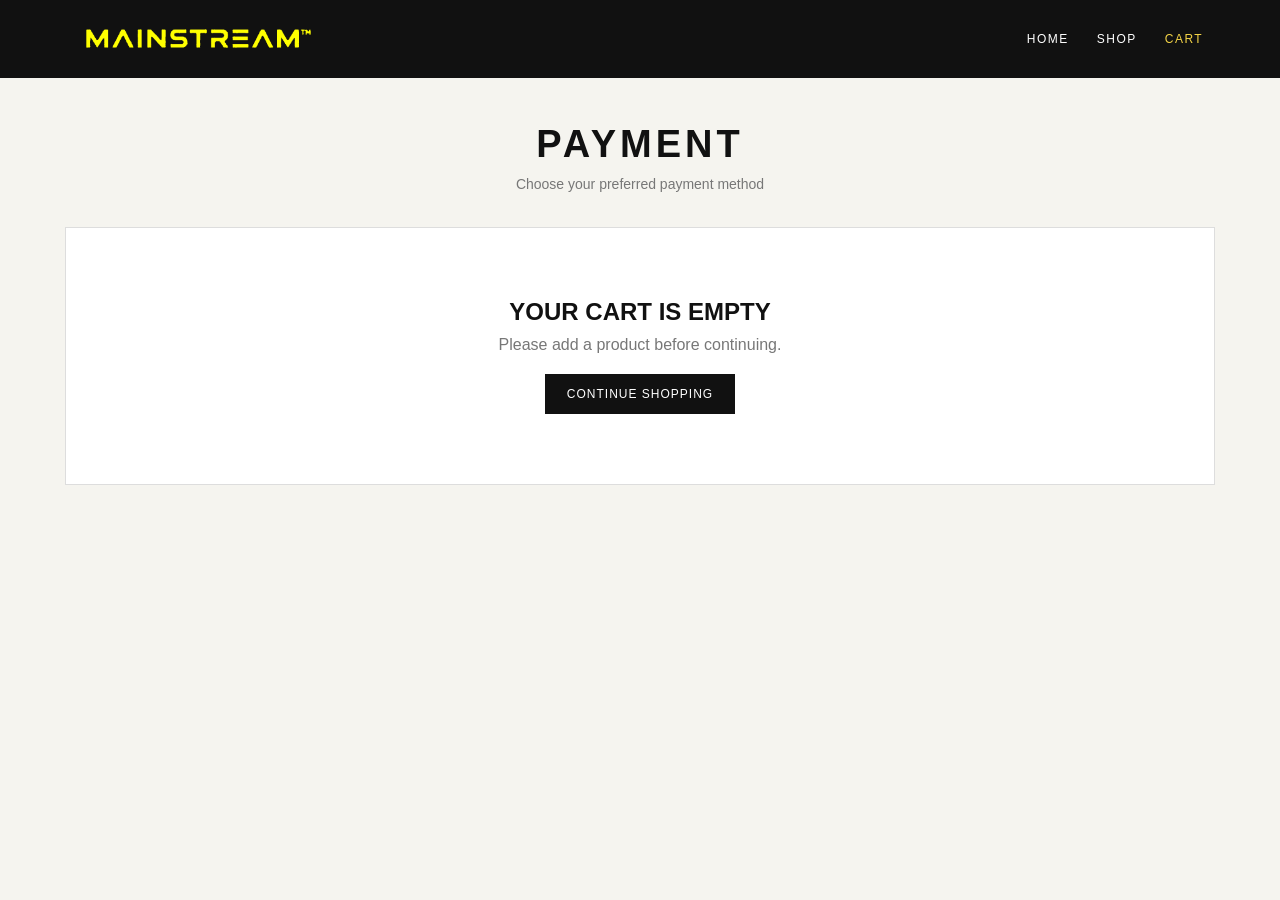
<file: payment.html>
<!DOCTYPE html>
<html lang="en">

<head>

<meta charset="UTF-8">

<meta name="viewport"
content="width=device-width, initial-scale=1.0">

<title>Payment | MAINSTREAM™</title>

<style>

*{
    box-sizing:border-box;
    margin:0;
    padding:0;
}

body{
    font-family:Arial,Helvetica,sans-serif;
    background:#f5f4ef;
    color:#111;
}

header{
    height:78px;
    background:#111;
    display:flex;
    align-items:center;
    justify-content:space-between;
    padding:0 6%;
}

.logo{
    height:42px;
    width:auto;
    filter: brightness(0) saturate(100%) invert(79%) sepia(98%) saturate(1350%) hue-rotate(2deg) brightness(104%) contrast(104%);
}

.nav{
    display:flex;
    gap:28px;
}

.nav a{
    color:#fff;
    text-decoration:none;
    font-size:12px;
    letter-spacing:1.5px;
}

.nav a:last-child{
    color:#f5d547;
}

.page{
    width:92%;
    max-width:1150px;
    margin:45px auto 80px;
}

.heading{
    text-align:center;
    margin-bottom:35px;
}

.heading h1{
    font-size:38px;
    letter-spacing:4px;
}

.heading p{
    margin-top:10px;
    color:#777;
    font-size:14px;
}

.layout{
    display:grid;
    grid-template-columns:1.4fr .8fr;
    gap:30px;
}

.card{
    background:#fff;
    border:1px solid #ddd;
    padding:32px;
    margin-bottom:25px;
}

.card h2{
    font-size:24px;
    letter-spacing:2px;
    margin-bottom:25px;
}

.payment-option{
    border:1px solid #ccc;
    padding:22px;
    margin-bottom:15px;
    display:flex;
    align-items:center;
    gap:18px;
    cursor:pointer;
    transition:.2s;
}

.payment-option:hover{
    border-color:#111;
}

.payment-option.selected{
    border:2px solid #111;
    background:#fffdf0;
}

.payment-option input{
    width:22px;
    height:22px;
    accent-color:#111;
}

.payment-info{
    flex:1;
}

.payment-info h3{
    font-size:18px;
    margin-bottom:6px;
}

.payment-info p{
    color:#777;
    font-size:13px;
}

.icon-row{
    display:flex;
    gap:10px;
    margin-top:12px;
}

.icon{
    width:55px;
    height:40px;
    display:flex;
    justify-content:center;
    align-items:center;
    border-radius:7px;
    color:white;
    font-weight:bold;
}

.google{
    background:#4285f4;
}

.phonepe{
    background:#673ab7;
}

.paytm{
    background:#00a6d6;
}

.details{
    display:none;
    background:#f7f7f7;
    padding:20px;
    margin:-5px 0 15px;
    border:1px solid #ddd;
}

.details.active{
    display:block;
}

.field{
    margin-bottom:16px;
}

.field label{
    display:block;
    font-size:12px;
    font-weight:bold;
    letter-spacing:1px;
    margin-bottom:7px;
}

.field input{
    width:100%;
    height:50px;
    border:1px solid #bbb;
    padding:0 15px;
    font-size:15px;
    outline:none;
}

.field input:focus{
    border-color:#111;
}

.two{
    display:grid;
    grid-template-columns:1fr 1fr;
    gap:15px;
}

.order-summary{
    position:sticky;
    top:25px;
    height:max-content;
}

.summary-item{
    display:flex;
    justify-content:space-between;
    gap:15px;
    padding:15px 0;
    border-bottom:1px solid #ddd;
    font-size:14px;
}

.summary-item span:last-child{
    font-weight:bold;
    white-space:nowrap;
}

.summary-total{
    display:flex;
    justify-content:space-between;
    margin-top:20px;
    padding-top:20px;
    border-top:2px solid #111;
    font-size:22px;
    font-weight:bold;
}

.place-order{
    width:100%;
    border:none;
    background:#f5d547;
    color:#111;
    padding:18px;
    margin-top:25px;
    font-size:15px;
    font-weight:bold;
    letter-spacing:1.5px;
    cursor:pointer;
}

.place-order:hover{
    background:#e5c535;
}

.security{
    margin-top:20px;
    padding:20px;
    background:#f4f4f0;
    font-size:13px;
    line-height:1.7;
    color:#555;
}

.empty{
    text-align:center;
    padding:70px 20px;
    background:#fff;
    border:1px solid #ddd;
}

.back{
    display:inline-block;
    margin-top:20px;
    background:#111;
    color:#fff;
    padding:13px 22px;
    text-decoration:none;
    font-size:12px;
    letter-spacing:1px;
}

.toast{
    position:fixed;
    bottom:25px;
    left:50%;
    transform:translateX(-50%);
    background:#111;
    color:#fff;
    padding:15px 25px;
    display:none;
    z-index:9999;
}

@media(max-width:800px){

    header{
        height:70px;
        padding:0 20px;
    }

    .logo{
        height:34px;
    }

    .nav{
        gap:14px;
    }

    .nav a{
        font-size:9px;
    }

    .page{
        width:94%;
        margin-top:30px;
    }

    .heading h1{
        font-size:28px;
    }

    .layout{
        grid-template-columns:1fr;
    }

    .order-summary{
        position:static;
    }

    .card{
        padding:22px;
    }

    .card h2{
        font-size:21px;
    }

    .two{
        grid-template-columns:1fr;
    }

}

</style>

</head>

<body>

<header>

<a href="index.html">
<img
src="mainstream-logo.png"
class="logo"
alt="MAINSTREAM">
</a>

<nav class="nav">

<a href="index.html">HOME</a>

<a href="shop.html">SHOP</a>

<a href="cart.html">CART</a>

</nav>

</header>


<main class="page">

<div class="heading">

<h1>PAYMENT</h1>

<p>Choose your preferred payment method</p>

</div>


<div id="emptyCart" class="empty" style="display:none;">

<h2>YOUR CART IS EMPTY</h2>

<p style="margin-top:10px;color:#777;">
Please add a product before continuing.
</p>

<a href="shop.html" class="back">
CONTINUE SHOPPING
</a>

</div>


<div id="paymentPage" class="layout">


<section>

<div class="card">

<h2>CHOOSE PAYMENT METHOD</h2>


<!-- CARD -->

<label
class="payment-option"
id="cardOption">

<input
type="radio"
name="payment"
value="card"
onchange="selectPayment('card')">

<div class="payment-info">

<h3>CREDIT / DEBIT CARD</h3>

<p>
Visa · Mastercard · RuPay
</p>

</div>

</label>


<div
class="details"
id="cardDetails">

<div class="field">

<label>CARDHOLDER NAME</label>

<input
type="text"
id="cardName"
placeholder="Name on card">

</div>


<div class="field">

<label>CARD NUMBER</label>

<input
type="text"
id="cardNumber"
placeholder="1234 5678 9012 3456"
maxlength="19">

</div>


<div class="two">

<div class="field">

<label>EXPIRY</label>

<input
type="text"
id="expiry"
placeholder="MM/YY"
maxlength="5">

</div>


<div class="field">

<label>CVV</label>

<input
type="password"
id="cvv"
placeholder="CVV"
maxlength="4">

</div>

</div>

</div>


<!-- UPI -->

<label
class="payment-option"
id="upiOption">

<input
type="radio"
name="payment"
value="upi"
onchange="selectPayment('upi')">

<div class="payment-info">

<h3>UPI</h3>

<p>
Google Pay · PhonePe · Paytm
</p>

<div class="icon-row">

<div class="icon google">G</div>

<div class="icon phonepe">P</div>

<div class="icon paytm">Pay</div>

</div>

</div>

</label>


<div
class="details"
id="upiDetails">

<div class="field">

<label>UPI ID</label>

<input
type="text"
id="upiId"
placeholder="example@upi">

</div>

</div>


<!-- COD -->

<label
class="payment-option"
id="codOption">

<input
type="radio"
name="payment"
value="cod"
onchange="selectPayment('cod')">

<div class="payment-info">

<h3>CASH ON DELIVERY</h3>

<p>
Pay when your order arrives
</p>

</div>

</label>


<button
class="place-order"
onclick="placeOrder()">

PLACE ORDER →

</button>


<div class="security">

🔒 <strong>Your payment information is protected.</strong>

<br><br>

This is a demo checkout. Real payment verification requires a secure payment gateway.

</div>

</div>

</section>


<!-- ORDER SUMMARY -->

<aside class="card order-summary">

<h2>ORDER SUMMARY</h2>

<div id="orderItems"></div>


<div class="summary-item">

<span>SHIPPING</span>

<span>₹0</span>

</div>


<div class="summary-total">

<span>TOTAL</span>

<span id="total">₹0</span>

</div>

</aside>

</div>

</main>


<div
class="toast"
id="toast">
Please select a payment method.
</div>


<script>

/* =========================
   CART
========================= */

function getCart(){
    try{

        const buyNow =
            JSON.parse(
                localStorage.getItem("mainstreamBuyNow")
            );

        if(buyNow){
            return Array.isArray(buyNow)
                ? buyNow
                : [buyNow];
        }

        return JSON.parse(
            localStorage.getItem("mainstreamCart")
        ) || [];

    }catch(error){
        return [];
    }
}


/* =========================
   PRICE
========================= */

function getPrice(price){

    return parseInt(
        String(price)
        .replace(/[^\d]/g,"")
    ) || 0;

}


/* =========================
   PAYMENT SELECTION
========================= */

let selectedPayment = "";


function selectPayment(type){

    selectedPayment = type;


    document
    .querySelectorAll(".payment-option")
    .forEach(function(option){

        option.classList.remove("selected");

    });


    if(type === "card"){

        document
        .getElementById("cardOption")
        .classList.add("selected");

        document
        .getElementById("cardDetails")
        .classList.add("active");

    }else{

        document
        .getElementById("cardDetails")
        .classList.remove("active");

    }


    if(type === "upi"){

        document
        .getElementById("upiOption")
        .classList.add("selected");

        document
        .getElementById("upiDetails")
        .classList.add("active");

    }else{

        document
        .getElementById("upiDetails")
        .classList.remove("active");

    }


    if(type === "cod"){

        document
        .getElementById("codOption")
        .classList.add("selected");

    }

}


/* =========================
   ORDER SUMMARY
========================= */

function renderOrder(){

    const cart = getCart();

    const paymentPage =
        document.getElementById("paymentPage");

    const emptyCart =
        document.getElementById("emptyCart");

    const items =
        document.getElementById("orderItems");

    if(cart.length === 0){

        paymentPage.style.display = "none";

        emptyCart.style.display = "block";

        return;

    }


    paymentPage.style.display = "grid";

    emptyCart.style.display = "none";


    items.innerHTML = "";

    let total = 0;


    cart.forEach(function(item){

        const price =
            getPrice(item.price);

        const quantity =
            Number(item.quantity) || 1;

        const itemTotal =
            price * quantity;

        total += itemTotal;


        const row =
            document.createElement("div");

        row.className =
            "summary-item";


        row.innerHTML = `

            <span>
                ${item.name || "PRODUCT"}
                × ${quantity}
            </span>

            <span>
                ₹${itemTotal.toLocaleString("en-IN")}
            </span>

        `;


        items.appendChild(row);

    });


    document
    .getElementById("total")
    .textContent =
        "₹" +
        total.toLocaleString("en-IN");

}


/* =========================
   TOAST
========================= */

function showToast(message){

    const toast =
        document.getElementById("toast");

    toast.textContent = message;

    toast.style.display = "block";


    setTimeout(function(){

        toast.style.display = "none";

    },2500);

}


/* =========================
   PLACE ORDER
========================= */

function placeOrder(){

    const cart = getCart();


    if(cart.length === 0){

        showToast(
            "Your cart is empty."
        );

        return;

    }


    if(selectedPayment === ""){

        showToast(
            "Please select a payment method."
        );

        return;

    }


    /* CARD VALIDATION */

    if(selectedPayment === "card"){

        const cardName =
            document
            .getElementById("cardName")
            .value.trim();

        const cardNumber =
            document
            .getElementById("cardNumber")
            .value
            .replace(/\s/g,"");

        const expiry =
            document
            .getElementById("expiry")
            .value.trim();

        const cvv =
            document
            .getElementById("cvv")
            .value.trim();


        if(
            !cardName ||
            cardNumber.length < 12 ||
            !expiry ||
            cvv.length < 3
        ){

            showToast(
                "Please enter valid card details."
            );

            return;

        }

    }


    /* UPI VALIDATION */

    if(selectedPayment === "upi"){

        const upi =
            document
            .getElementById("upiId")
            .value.trim();


        if(!upi || !upi.includes("@")){

            showToast(
                "Please enter a valid UPI ID."
            );

            return;

        }

    }


    /* SAVE PAYMENT METHOD */

    localStorage.setItem(
        "mainstreamPaymentMethod",
        selectedPayment
    );


    /* SAVE ORDER */

    localStorage.setItem(
        "mainstreamOrder",
        JSON.stringify({
            items:cart,
            payment:selectedPayment,
            total:cart.reduce(
                function(sum,item){

                    return sum +
                        getPrice(item.price) *
                        (Number(item.quantity) || 1);

                },0
            ),
            createdAt:
                new Date().toISOString()
        })
    );


    /*
       DEMO CHECKOUT ONLY.
       No real payment is processed here.
    */


    window.location.href =
        "confirmation.html";

}


/* =========================
   CARD NUMBER FORMAT
========================= */

document
.getElementById("cardNumber")
.addEventListener(
    "input",
    function(){

        let value =
            this.value
            .replace(/\D/g,"")
            .substring(0,16);

        value =
            value.match(/.{1,4}/g);

        this.value =
            value
            ? value.join(" ")
            : "";

    }
);


/* =========================
   EXPIRY FORMAT
========================= */

document
.getElementById("expiry")
.addEventListener(
    "input",
    function(){

        let value =
            this.value
            .replace(/\D/g,"")
            .substring(0,4);


        if(value.length >= 3){

            value =
                value.substring(0,2)
                + "/" +
                value.substring(2);

        }


        this.value = value;

    }
);


/* =========================
   LOAD PAGE
========================= */

document.addEventListener(
    "DOMContentLoaded",
    function(){

        renderOrder();

    }
);

</script>

</body>

</html>
</file>
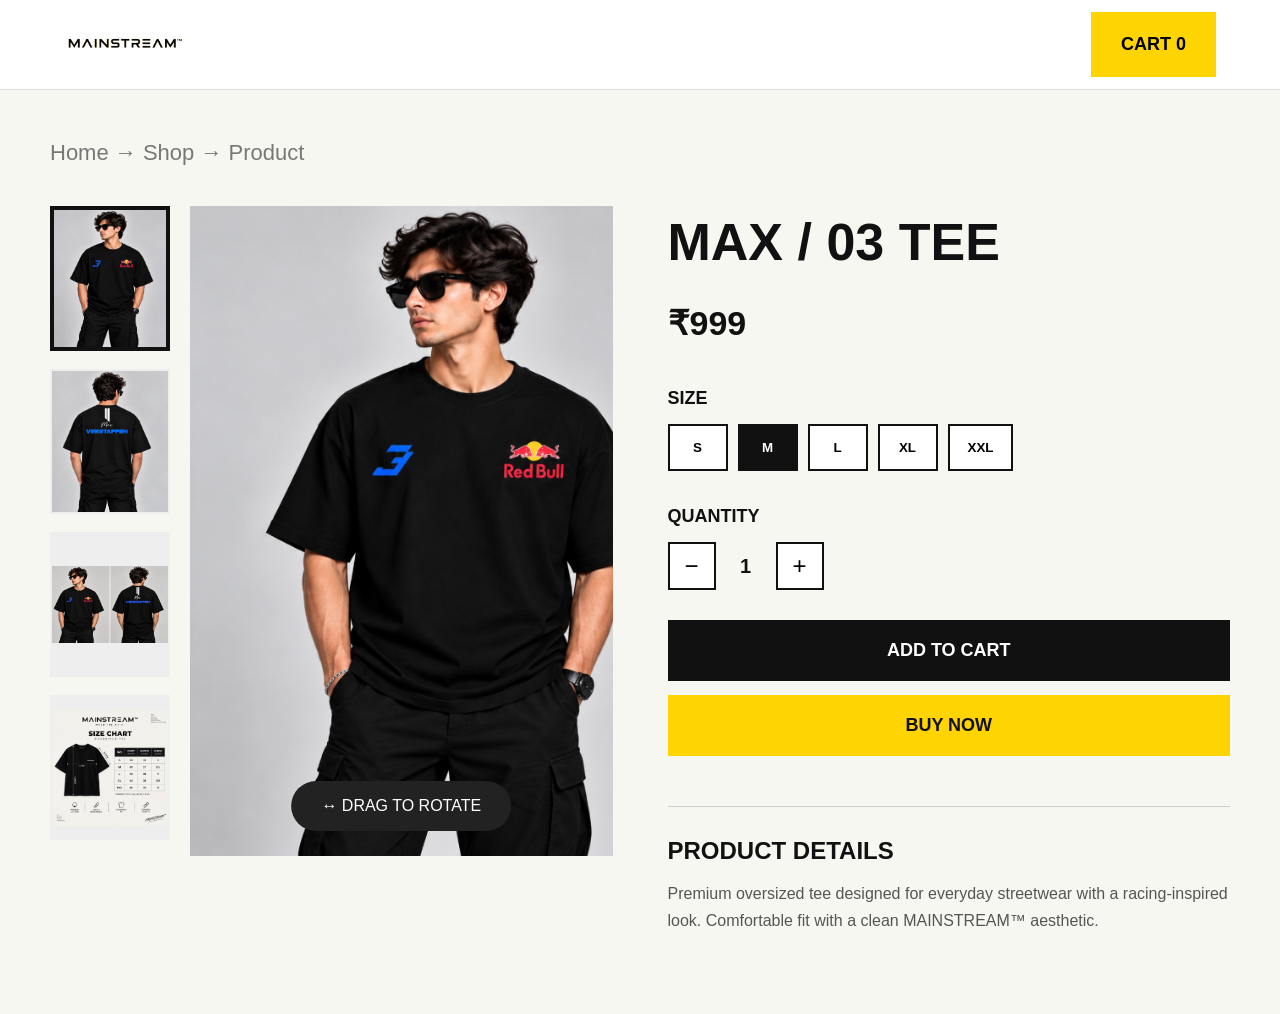
<file: product.html>
<!DOCTYPE html>
<html lang="en">
<head>

<meta charset="UTF-8">
<meta name="viewport" content="width=device-width, initial-scale=1.0">
    
<title>MAINSTREAM™ Product</title>

<style>

/* ================= BASIC ================= */

*{
    box-sizing:border-box;
    margin:0;
    padding:0;
}

body{
    font-family:Arial,Helvetica,sans-serif;
    background:#f7f7f2;
    color:#111;
}

/* ================= HEADER ================= */

header{
    height:90px;
    background:#fff;
    border-bottom:1px solid #ddd;
    display:flex;
    align-items:center;
    justify-content:space-between;
    padding:0 5%;
    position:sticky;
    top:0;
    z-index:100;
}

.logo{
    width:220px;
    max-width:55%;
}

.cart-btn{
    background:#ffd400;
    border:0;
    padding:22px 30px;
    font-size:18px;
    font-weight:800;
    cursor:pointer;
}

/* ================= PAGE ================= */

.page{
    max-width:1250px;
    margin:auto;
    padding:50px 35px 80px;
}

.breadcrumb{
    font-size:22px;
    color:#777;
    margin-bottom:40px;
}

/* ================= PRODUCT LAYOUT ================= */

.product-layout{
    display:grid;
    grid-template-columns:1fr 1fr;
    gap:55px;
}

/* ================= GALLERY ================= */

.gallery{
    display:flex;
    gap:20px;
}

.thumbnails{
    width:120px;
    display:flex;
    flex-direction:column;
    gap:18px;
}

.thumb{
    width:120px;
    height:145px;
    background:#eee;
    border:2px solid transparent;
    overflow:hidden;
    cursor:pointer;
}

.thumb.active{
    border:4px solid #111;
}

.thumb img{
    width:100%;
    height:100%;
    object-fit:cover;
}

/* Front / Back thumbnail crop */

.thumb.front img{
    object-position:left center;
}

.thumb.back img{
    object-position:right center;
}

/* Combined thumbnail */

.thumb.combined img{
    object-fit:contain;
}

/* Size chart */

.thumb.sizechart img{
    object-fit:contain;
}

/* ================= MAIN IMAGE ================= */

.main-image-box{
    flex:1;
    height:650px;
    background:#eee;
    overflow:hidden;
    position:relative;
}

.main-photo{
    width:100%;
    height:100%;
    object-fit:cover;
    display:block;
}

/* Front crop */

.main-photo.front{
    object-position:left center;
}

/* Back crop */

.main-photo.back{
    object-position:right center;
}

/* Combined */

.main-photo.combined{
    object-fit:contain;
}

/* Size chart */

.main-photo.sizechart{
    object-fit:contain;
}

.drag-label{
    position:absolute;
    bottom:25px;
    left:50%;
    transform:translateX(-50%);
    background:#222;
    color:#fff;
    padding:16px 30px;
    border-radius:40px;
    font-size:16px;
    white-space:nowrap;
}

/* ================= PRODUCT INFO ================= */

.product-info{
    padding-top:10px;
}

.product-name{
    font-size:52px;
    font-weight:900;
    line-height:1;
    margin-bottom:35px;
}

.product-price{
    font-size:34px;
    font-weight:800;
    margin-bottom:45px;
}

/* ================= SIZE ================= */

.option-group{
    margin-bottom:35px;
}

.option-title{
    font-size:18px;
    font-weight:800;
    margin-bottom:15px;
}

.size-options{
    display:flex;
    flex-wrap:wrap;
    gap:10px;
}

.size-option{
    min-width:60px;
    padding:14px 18px;
    border:2px solid #111;
    background:#fff;
    font-weight:700;
    cursor:pointer;
}

.size-option.active{
    background:#111;
    color:#fff;
}

/* ================= QUANTITY ================= */

.quantity-box{
    display:flex;
    align-items:center;
    margin-bottom:30px;
}

.quantity-box button{
    width:48px;
    height:48px;
    border:2px solid #111;
    background:#fff;
    font-size:24px;
    cursor:pointer;
}

.quantity-number{
    width:60px;
    text-align:center;
    font-size:20px;
    font-weight:700;
}

/* ================= BUTTONS ================= */

.action-buttons{
    display:flex;
    flex-direction:column;
    gap:14px;
}

.add-cart,
.buy-now{
    width:100%;
    padding:20px;
    border:0;
    font-size:18px;
    font-weight:900;
    cursor:pointer;
}

.add-cart{
    background:#111;
    color:#fff;
}

.buy-now{
    background:#ffd400;
    color:#111;
}

.add-cart:hover,
.buy-now:hover,
.cart-btn:hover{
    transform:translateY(-2px);
}

/* ================= DETAILS ================= */

.details{
    margin-top:50px;
    border-top:1px solid #ccc;
    padding-top:30px;
}

.details h3{
    font-size:24px;
    margin-bottom:15px;
}

.details p{
    color:#555;
    line-height:1.7;
}

/* ================= MOBILE ================= */

@media(max-width:800px){

    header{
        height:80px;
        padding:0 20px;
    }

    .logo{
        width:190px;
    }

    .cart-btn{
        padding:17px 20px;
        font-size:15px;
    }

    .page{
        padding:35px 20px 60px;
    }

    .breadcrumb{
        font-size:18px;
        margin-bottom:30px;
    }

    .product-layout{
        display:block;
    }

    .gallery{
        width:100%;
        gap:12px;
    }

    .thumbnails{
        width:82px;
        gap:12px;
    }

    .thumb{
        width:82px;
        height:105px;
    }

    .main-image-box{
        height:480px;
    }

    .product-info{
        margin-top:45px;
    }

    .product-name{
        font-size:38px;
    }

    .product-price{
        font-size:28px;
    }

}

@media(max-width:500px){

    .main-image-box{
        height:420px;
    }

    .drag-label{
        font-size:13px;
        padding:12px 18px;
    }

    .product-name{
        font-size:34px;
    }

}

</style>

</head>

<body>


<!-- ================= HEADER ================= -->

<header>

<a href="index.html">

<img
src="mainstream-logo.png"
class="logo"
alt="MAINSTREAM">

</a>

<button
class="cart-btn"
onclick="location.href='cart.html'">

CART <span id="cartCount">0</span>

</button>

</header>


<!-- ================= PAGE ================= -->

<main class="page">


<div class="breadcrumb">

Home → Shop → Product

</div>


<div class="product-layout">


<!-- ================= GALLERY ================= -->

<section class="gallery">


<div class="thumbnails">


<!-- FRONT -->

<div
class="thumb front active"
onclick="showImage('front',this)">

<img
id="frontThumb"
src="max-front.png"
alt="Front">

</div>


<!-- BACK -->

<div
class="thumb back"
onclick="showImage('back',this)">

<img
id="backThumb"
src="max-back.png"
alt="Back">

</div>


<!-- COMBINED -->

<div
class="thumb combined"
onclick="showImage('combined',this)">

<img
id="combinedThumb"
src="max.jpg"
alt="Combined">

</div>


<!-- SIZE CHART -->

<div
class="thumb sizechart"
onclick="showImage('sizechart',this)">

<img
src="size-chart.png"
alt="Size Chart">

</div>


</div>


<!-- MAIN IMAGE -->

<div
class="main-image-box"
id="imageBox">

<img
id="mainProductImage"
class="main-photo front"
src="max.jpg"
alt="Product">

<div class="drag-label">

↔ DRAG TO ROTATE

</div>

</div>


</section>


<!-- ================= PRODUCT INFO ================= -->

<section class="product-info">


<h1
class="product-name"
id="productName">

MAX / 03 TEE

</h1>


<div class="product-price">

₹999

</div>


<!-- ================= SIZE ================= -->

<div class="option-group">

<div class="option-title">

SIZE

</div>


<div class="size-options">


<button
class="size-option"
onclick="selectSize('S',this)">

S

</button>


<button
class="size-option active"
onclick="selectSize('M',this)">

M

</button>


<button
class="size-option"
onclick="selectSize('L',this)">

L

</button>


<button
class="size-option"
onclick="selectSize('XL',this)">

XL

</button>


<button
class="size-option"
onclick="selectSize('XXL',this)">

XXL

</button>


</div>

</div>


<!-- ================= QUANTITY ================= -->

<div class="option-title">

QUANTITY

</div>


<div class="quantity-box">


<button
onclick="changeQuantity(-1)">

−

</button>


<div
class="quantity-number"
id="quantity">

1

</div>


<button
onclick="changeQuantity(1)">

+

</button>


</div>


<!-- ================= BUTTONS ================= -->

<div class="action-buttons">


<button
class="add-cart"
onclick="addToCart()">

ADD TO CART

</button>


<button
class="buy-now"
onclick="buyNow()">

BUY NOW

</button>


</div>


<!-- ================= DETAILS ================= -->

<div class="details">

<h3>

PRODUCT DETAILS

</h3>

<p>

Premium oversized tee designed for everyday
streetwear with a racing-inspired look.
Comfortable fit with a clean MAINSTREAM™ aesthetic.

</p>

</div>


</section>

</div>

</main>


<script>

/* ================= PRODUCT DATA ================= */

const products = {

    max:{
    name:"MAX / 03 TEE",
    front:"max-front.png",
    back:"max-back.png",
    combined:"max.jpg"
},
    lewis:{
    name:"LEWIS / 44 TEE",
    front:"lewis-front.png",
    back:"lewis-back.png",
    combined:"lewis.jpg"
},

charles:{
    name:"CHARLES / 16 TEE",
    front:"charles-front.png",
    back:"charles-back.png",
    combined:"charles.jpg"
},

lando:{
    name:"LANDO / 01 TEE",
    front:"lando-front.png",
    back:"lando-back.png",
    combined:"lando.jpg"
},

oscar:{
    name:"OSCAR / 81 TEE",
    front:"oscar-front.png",
    back:"oscar-back.png",
    combined:"oscar.jpg"
},

george:{
    name:"GEORGE / 63 TEE",
    front:"george-front.png",
    back:"george-back.png",
    combined:"george.jpg"
},

kimi:{
    name:"KIMI / 12 TEE",
    front:"kimi-front.png",
    back:"kimi-back.png",
    combined:"kimi.jpg"
},
};   


/* ================= GET PRODUCT ================= */

const params =
new URLSearchParams(
window.location.search
);

const productKey =
params.get("product") || "max";


const currentProduct =
products[productKey] || products.max;


/* ================= SET PRODUCT ================= */

document.getElementById(
"productName"
).textContent =
currentProduct.name;


document.getElementById(
    "frontThumb"
).src =
currentProduct.front;


document.getElementById(
"backThumb"
).src =
currentProduct.back;


document.getElementById(
"combinedThumb"
).src =
currentProduct.combined


const mainImage =
document.getElementById(
"mainProductImage"
);


mainImage.src =
currentProduct.front;


/* ================= GALLERY ================= */

let currentView =
"front";


function showImage(type,button){
mainImage.className = "main-photo " + type;
    currentView = type;

    document
    .querySelectorAll(".thumb")
    .forEach(function(item){
        item.classList.remove("active");
    });

    button.classList.add("active");

    if(type === "front"){
        mainImage.src = currentProduct.front;
    }

    else if(type === "back"){
        mainImage.src = currentProduct.back;
    }

    else if(type === "combined"){
        mainImage.src = currentProduct.combined;
    }

    else if(type === "sizechart"){
        mainImage.src = "size-chart.png";
    }
}


/* ================= SIZE ================= */

let selectedSize =
"M";


function selectSize(
size,
button
){

    selectedSize =
        size;


    document
    .querySelectorAll(
        ".size-option"
    )
    .forEach(function(item){

        item.classList.remove(
            "active"
        );

    });


    button.classList.add(
        "active"
    );

}


/* ================= QUANTITY ================= */

let quantity = 1;


function changeQuantity(
amount
){

    quantity += amount;


    if(quantity < 1){

        quantity = 1;

    }


    document.getElementById(
        "quantity"
    ).textContent =
        quantity;

}


/* ================= CART ================= */

function getCart(){

    return JSON.parse(

        localStorage.getItem(
            "mainstreamCart"
        ) || "[]"

    );

}


function saveCart(cart){

    localStorage.setItem(

        "mainstreamCart",

        JSON.stringify(cart)

    );

}


function addToCart(){

    const cart =
        getCart();


    cart.push({

        name:
            currentProduct.name,

        price:
            "₹999",

        image:
            currentProduct.front,

        size:
            selectedSize,

        quantity:
            quantity

    });


    saveCart(cart);


    updateCartCount();


    alert(
        currentProduct.name +
        " added to cart"
    );

}


/* ================= BUY NOW ================= */

function buyNow(){

    const buyNowProduct = {
        name: currentProduct.name,
        price: "₹999",
        image: currentProduct.front,
        size: selectedSize,
        quantity: quantity
    };

    localStorage.setItem(
        "mainstreamBuyNow",
        JSON.stringify(buyNowProduct)
    );

    window.location.href = "shipping.html";
}


/* ================= CART COUNT ================= */

function updateCartCount(){

    const cart =
        getCart();


    let total = 0;


    cart.forEach(
        function(item){

            total +=
                Number(
                    item.quantity || 1
                );

        }
    );


    document.getElementById(
        "cartCount"
    ).textContent =
        total;

}


/* ================= SWIPE ================= */

let startX = 0;


const imageBox =
document.getElementById(
    "imageBox"
);


imageBox.addEventListener(
    "touchstart",
    function(event){

        startX =
            event.touches[0].clientX;

    }
);


imageBox.addEventListener(
    "touchend",
    function(event){

        const endX =
            event.changedTouches[0].clientX;


        const difference =
            endX - startX;


        if(
            Math.abs(difference)
            < 50
        ){

            return;

        }


        if(difference < 0){

            nextGallery();

        }
        else{

            previousGallery();

        }

    }
);


/* ================= GALLERY NAVIGATION ================= */

function nextGallery(){

    const views = [

        "front",
        "back",
        "combined",
        "sizechart"

    ];


    let index =
        views.indexOf(
            currentView
        );


    index++;


    if(index >= views.length){

        index = 0;

    }


    const buttons =
        document.querySelectorAll(
            ".thumb"
        );


    showImage(
        views[index],
        buttons[index]
    );

}


function previousGallery(){

    const views = [

        "front",
        "back",
        "combined",
        "sizechart"

    ];


    let index =
        views.indexOf(
            currentView
        );


    index--;


    if(index < 0){

        index =
            views.length - 1;

    }


    const buttons =
        document.querySelectorAll(
            ".thumb"
        );


    showImage(
        views[index],
        buttons[index]
    );

}


/* ================= START ================= */

updateCartCount();

</script>


</body>
</html>
</file>
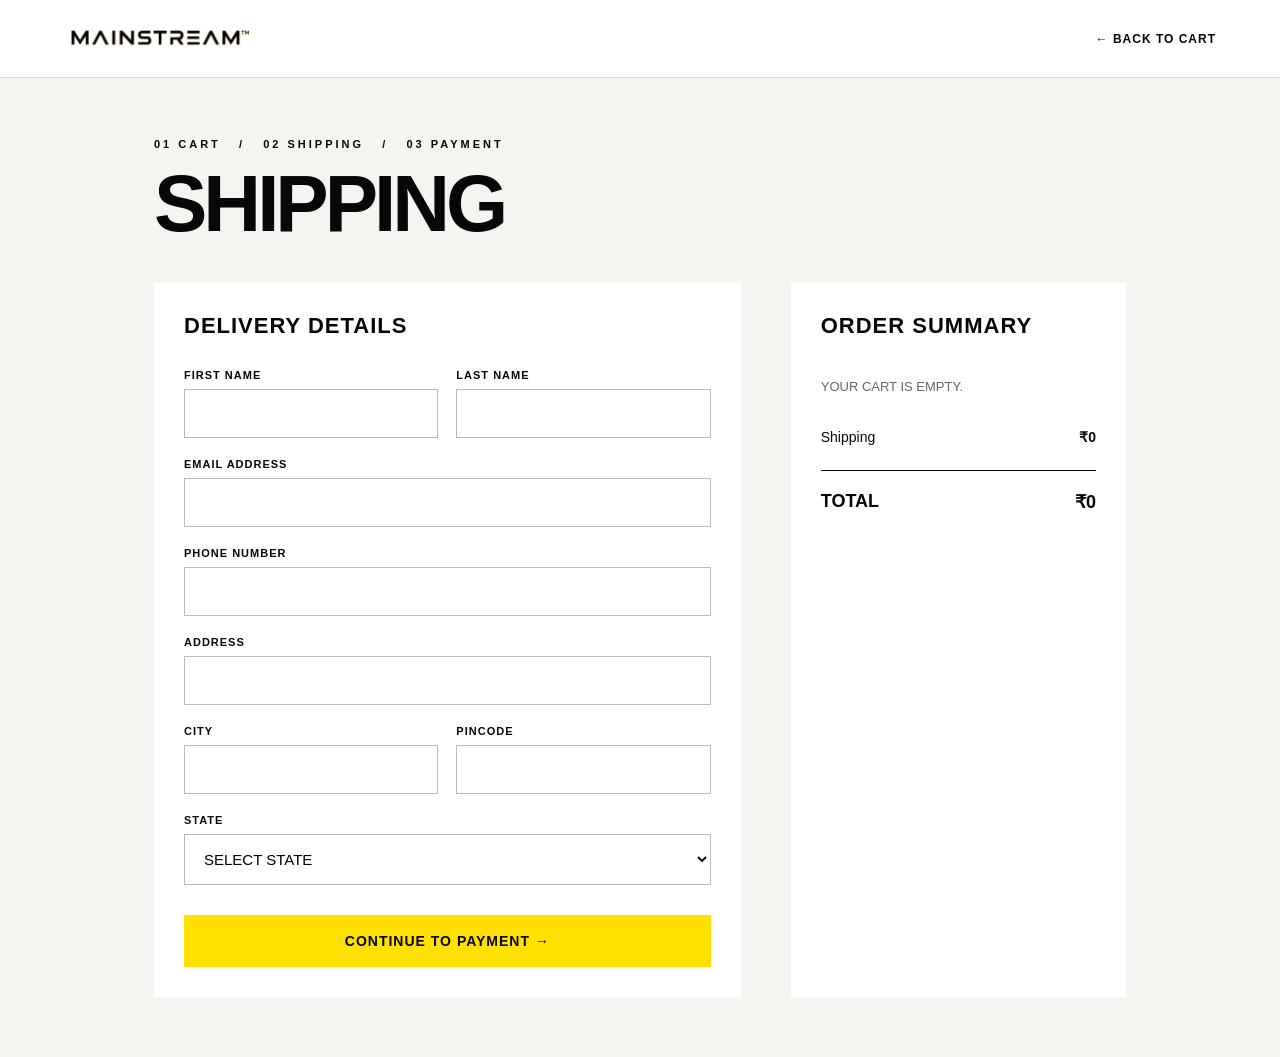
<file: shipping.html>
<!doctype html>
<html lang="en">
<head>

<meta charset="utf-8">
<meta name="viewport" content="width=device-width,initial-scale=1">

<title>Shipping — MAINSTREAM™</title>

<style>

*{
  box-sizing:border-box;
  margin:0;
  padding:0;
}

body{
  font-family:Arial,Helvetica,sans-serif;
  background:#f4f4f1;
  color:#070707;
}

.header{
  background:#fff;
  border-bottom:1px solid #ddd;
  padding:20px 5%;
  display:flex;
  justify-content:space-between;
  align-items:center;
}

.logo{
  width:190px;
  max-width:45vw;
}

.back{
  color:#070707;
  text-decoration:none;
  font-size:12px;
  font-weight:bold;
  letter-spacing:1px;
}

.container{
  max-width:1100px;
  margin:auto;
  padding:60px 5%;
}

.steps{
  font-size:11px;
  font-weight:bold;
  letter-spacing:3px;
  margin-bottom:20px;
}

h1{
  font-size:clamp(45px,8vw,80px);
  line-height:.85;
  letter-spacing:-4px;
  margin-bottom:45px;
}

.layout{
  display:grid;
  grid-template-columns:1.4fr .8fr;
  gap:50px;
}

.form-box,
.summary{
  background:#fff;
  padding:30px;
}

h2{
  font-size:22px;
  margin-bottom:30px;
  letter-spacing:1px;
}

.row{
  display:grid;
  grid-template-columns:1fr 1fr;
  gap:18px;
}

.field{
  margin-bottom:20px;
}

label{
  display:block;
  font-size:11px;
  font-weight:bold;
  letter-spacing:1px;
  margin-bottom:8px;
}

input,
select{
  width:100%;
  padding:15px;
  border:1px solid #bbb;
  background:#fff;
  font-size:15px;
  outline:none;
}

input:focus,
select:focus{
  border:2px solid #070707;
}

.continue{
  width:100%;
  margin-top:10px;
  padding:18px;
  border:0;
  background:#ffe000;
  color:#070707;
  font-size:14px;
  font-weight:900;
  letter-spacing:1px;
  cursor:pointer;
}

.continue:active{
  transform:scale(.99);
}

.summary h2{
  margin-bottom:20px;
}

.summary-item{
  display:flex;
  justify-content:space-between;
  gap:15px;
  padding:15px 0;
  border-bottom:1px solid #ddd;
  font-size:13px;
}

.summary-row{
  display:flex;
  justify-content:space-between;
  padding:15px 0;
  font-size:14px;
}

.total{
  border-top:1px solid #070707;
  margin-top:10px;
  padding-top:20px;
  font-size:18px;
  font-weight:bold;
}

.empty{
  padding:20px 0;
  font-size:13px;
  color:#666;
}

@media(max-width:800px){

  .header{
    padding:15px 20px;
  }

  .logo{
    width:170px;
  }

  .container{
    padding:40px 20px;
  }

  .layout{
    grid-template-columns:1fr;
    gap:25px;
  }

  .form-box,
  .summary{
    padding:22px;
  }

  .row{
    grid-template-columns:1fr;
    gap:0;
  }

  h1{
    font-size:60px;
  }

}

</style>

</head>

<body>


<header class="header">

  <a href="index.html">
    <img
      src="mainstream-logo.png"
      class="logo"
      alt="MAINSTREAM™"
    >
  </a>

  <a href="cart.html" class="back">
    ← BACK TO CART
  </a>

</header>


<main class="container">

  <div class="steps">
    01 CART &nbsp; / &nbsp; 02 SHIPPING &nbsp; / &nbsp; 03 PAYMENT
  </div>

  <h1>
    SHIPPING
  </h1>


  <div class="layout">


    <!-- SHIPPING FORM -->

    <section class="form-box">

      <h2>DELIVERY DETAILS</h2>

      <form id="shippingForm">

        <div class="row">

          <div class="field">

            <label for="firstName">
              FIRST NAME
            </label>

            <input
              type="text"
              id="firstName"
              required
            >

          </div>


          <div class="field">

            <label for="lastName">
              LAST NAME
            </label>

            <input
              type="text"
              id="lastName"
              required
            >

          </div>

        </div>


        <div class="field">

          <label for="email">
            EMAIL ADDRESS
          </label>

          <input
            type="email"
            id="email"
            required
          >

        </div>


        <div class="field">

          <label for="phone">
            PHONE NUMBER
          </label>

          <input
            type="tel"
            id="phone"
            required
          >

        </div>


        <div class="field">

          <label for="address">
            ADDRESS
          </label>

          <input
            type="text"
            id="address"
            required
          >

        </div>


        <div class="row">

          <div class="field">

            <label for="city">
              CITY
            </label>

            <input
              type="text"
              id="city"
              required
            >

          </div>


          <div class="field">

            <label for="pincode">
              PINCODE
            </label>

            <input
              type="text"
              id="pincode"
              inputmode="numeric"
              required
            >

          </div>

        </div>


        <div class="field">

          <label for="state">
            STATE
          </label>

          <select id="state" required>

            <option value="">
              SELECT STATE
            </option>

            <option>Tamil Nadu</option>
            <option>Kerala</option>
            <option>Karnataka</option>
            <option>Andhra Pradesh</option>
            <option>Telangana</option>
            <option>Maharashtra</option>
            <option>Delhi</option>
            <option>Other</option>

          </select>

        </div>


        <button
          type="submit"
          class="continue"
        >
          CONTINUE TO PAYMENT →
        </button>

      </form>

    </section>


    <!-- ORDER SUMMARY -->

    <aside class="summary">

      <h2>ORDER SUMMARY</h2>

      <div id="items"></div>


      <div class="summary-row">

        <span>Shipping</span>

        <strong>₹0</strong>

      </div>


      <div class="summary-row total">

        <span>TOTAL</span>

        <strong id="total">
          ₹0
        </strong>

      </div>

    </aside>

  </div>

</main>


<script>

const buyNow =
    JSON.parse(
        localStorage.getItem("mainstreamBuyNow")
    );

const cart =
    buyNow
        ? [buyNow]
        : (
            JSON.parse(
                localStorage.getItem("mainstreamCart")
            ) || []
        );


const items =
  document.getElementById("items");

const totalElement =
  document.getElementById("total");


/* ORDER SUMMARY */

let total = 0;


if(cart.length === 0){

  items.innerHTML = `
    <div class="empty">
      YOUR CART IS EMPTY.
    </div>
  `;

}else{

  cart.forEach(item => {

    const price =
    parseInt(
        String(item.price).replace(/[^\d]/g,"")
    ) || 0;

    const quantity =
      Number(item.quantity) || 1;

    const itemTotal =
      price * quantity;

    total += itemTotal;


    items.innerHTML += `

      <div class="summary-item">

        <span>
          ${item.name} × ${quantity}
        </span>

        <strong>
          ₹${itemTotal}
        </strong>

      </div>

    `;

  });

}


totalElement.textContent =
  "₹" + total.toLocaleString("en-IN");


/* SAVE SHIPPING + GO TO PAYMENT */

document
  .getElementById("shippingForm")
  .addEventListener("submit", function(event){

    event.preventDefault();


    const shipping = {

      firstName:
        document
        .getElementById("firstName")
        .value
        .trim(),

      lastName:
        document
        .getElementById("lastName")
        .value
        .trim(),

      email:
        document
        .getElementById("email")
        .value
        .trim(),

      phone:
        document
        .getElementById("phone")
        .value
        .trim(),

      address:
        document
        .getElementById("address")
        .value
        .trim(),

      city:
        document
        .getElementById("city")
        .value
        .trim(),

      pincode:
        document
        .getElementById("pincode")
        .value
        .trim(),

      state:
        document
        .getElementById("state")
        .value

    };


    localStorage.setItem(
      "mainstreamShipping",
      JSON.stringify(shipping)
    );


    window.location.href =
      "payment.html";

  });
// Restore previously entered delivery details
const savedShipping = localStorage.getItem("mainstreamShipping");

if (savedShipping) {

  const shipping = JSON.parse(savedShipping);

  Object.keys(shipping).forEach(function(key) {

    const field = document.getElementById(key);

    if (field) {
      field.value = shipping[key];
    }

  });

}
</script>


</body>
</html>
</file>
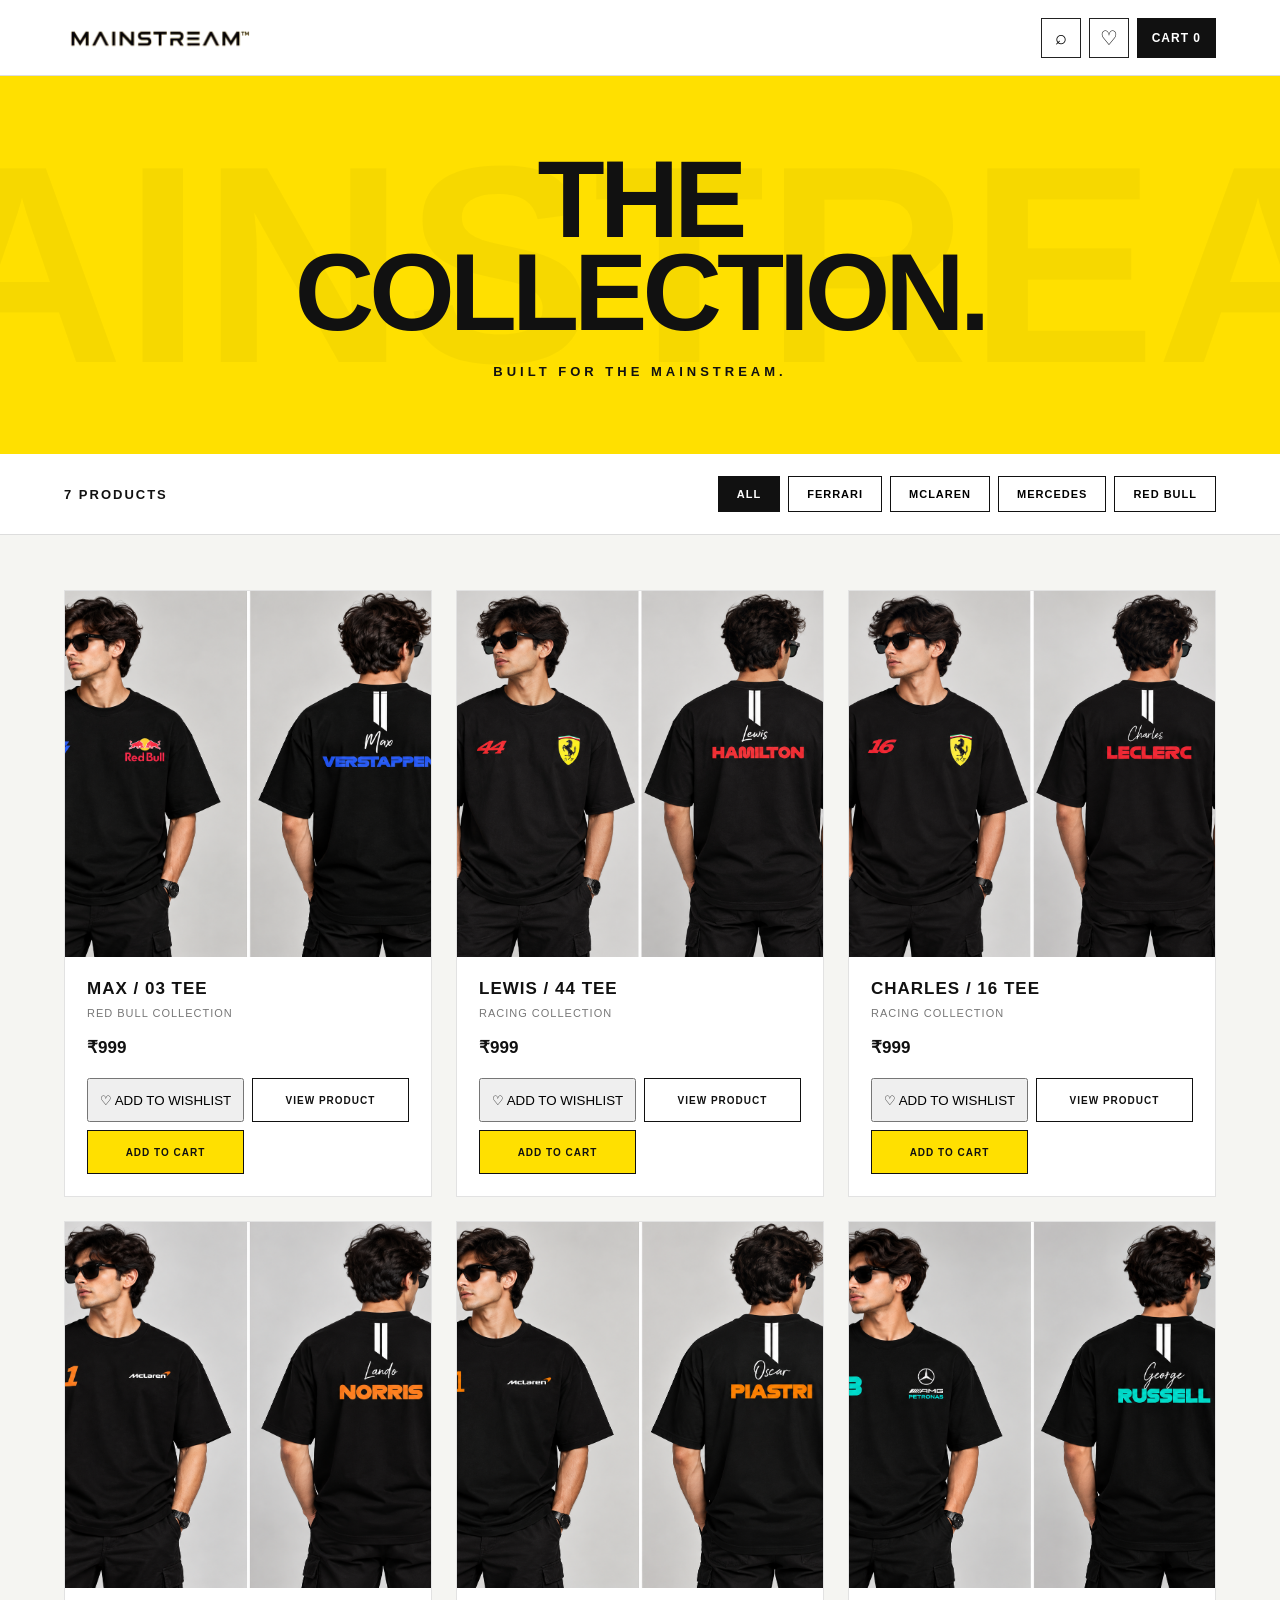
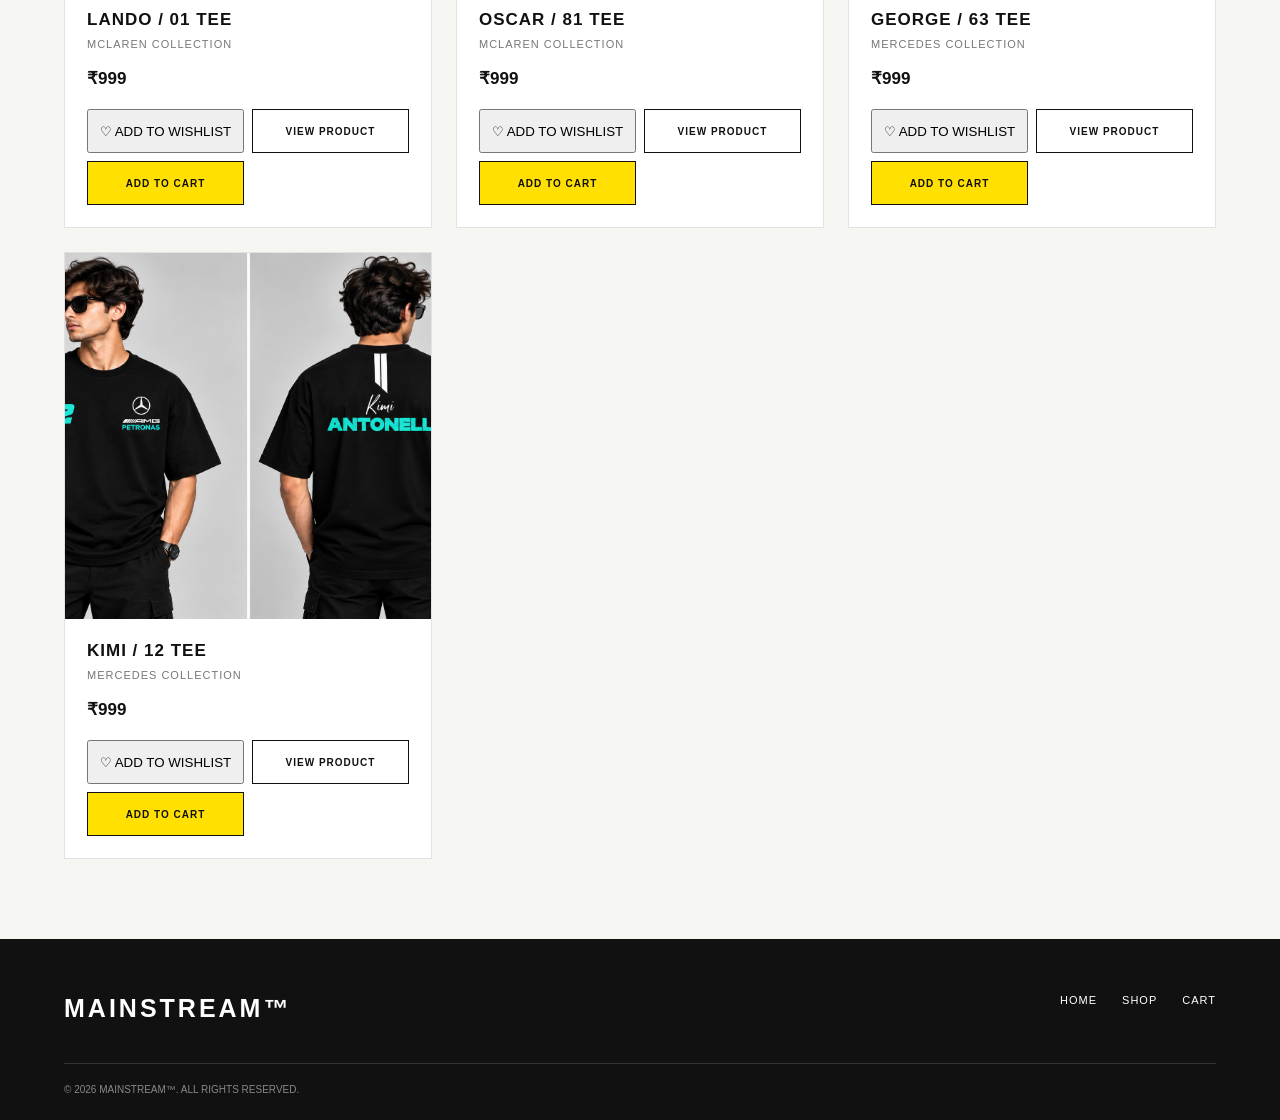
<file: shop.html>
<!DOCTYPE html>
<html lang="en">

<head>
<link rel="icon" type="image/svg+xml" href="favicon.svg">
<meta charset="UTF-8">

<meta name="viewport"
content="width=device-width, initial-scale=1.0">

<title>Shop | MAINSTREAM™</title>

<style>
.product-number{
    display:none !important;
}
/* =====================================================
   MAINSTREAM™ — SHOP
===================================================== */

*{
    margin:0;
    padding:0;
    box-sizing:border-box;
}

html{
    scroll-behavior:smooth;
}

body{
    font-family:Arial,Helvetica,sans-serif;
    background:#f5f5f2;
    color:#111;
    overflow-x:hidden;
}

button{
    font-family:inherit;
}


/* =====================================================
   HEADER
===================================================== */

.header{

    position:sticky;
    top:0;
    z-index:1000;

    height:76px;

    background:#fff;

    border-bottom:1px solid #ddd;

    display:flex;
    align-items:center;
    justify-content:space-between;

    padding:0 5%;

}

.logo{

    display:block;

    width:190px;
    max-width:48vw;

    height:auto;

}

.header-right{

    display:flex;
    align-items:center;
    gap:8px;

}

.icon-btn{

    width:40px;
    height:40px;

    border:1px solid #222;

    background:#fff;

    display:flex;
    align-items:center;
    justify-content:center;

    font-size:20px;

    cursor:pointer;

    transition:.25s;

}

.icon-btn:hover{

    background:#ffe000;

    transform:translateY(-2px);

}

.cart-btn{

    height:40px;

    padding:0 14px;

    border:1px solid #111;

    background:#111;

    color:#fff;

    font-size:12px;

    font-weight:900;

    letter-spacing:1px;

    cursor:pointer;

    transition:.25s;

}

.cart-btn:hover{

    background:#ffe000;

    color:#111;

}


/* =====================================================
   HERO
===================================================== */

.hero{

    min-height:42vh;

    background:#ffe000;

    display:flex;

    align-items:center;

    justify-content:center;

    text-align:center;

    padding:60px 20px;

    position:relative;

    overflow:hidden;

}

.hero::before{

    content:"MAINSTREAM";

    position:absolute;

    white-space:nowrap;

    font-size:22vw;

    font-weight:900;

    color:rgba(0,0,0,.035);

    left:50%;

    top:50%;

    transform:translate(-50%,-50%);

}

.hero-content{

    position:relative;

    z-index:2;

}

.hero h1{

    font-size:clamp(48px,9vw,110px);

    line-height:.85;

    font-weight:900;

    letter-spacing:-5px;

}

.hero p{

    margin-top:25px;

    font-size:13px;

    font-weight:900;

    letter-spacing:4px;

}


/* =====================================================
   SHOP BAR
===================================================== */

.shop-bar{

    background:#fff;

    border-bottom:1px solid #ddd;

    padding:22px 5%;

    display:flex;

    align-items:center;

    justify-content:space-between;

    gap:20px;

    position:sticky;

    top:76px;

    z-index:100;

}

.product-count{

    font-size:13px;

    font-weight:900;

    letter-spacing:2px;

}

.filters{

    display:flex;

    flex-wrap:wrap;

    gap:8px;

}

.filter{

    border:1px solid #111;

    background:#fff;

    padding:11px 18px;

    font-size:11px;

    font-weight:900;

    letter-spacing:1px;

    cursor:pointer;

    transition:.25s;

}

.filter:hover,
.filter.active{

    background:#111;

    color:#fff;

}


/* =====================================================
   PRODUCTS
===================================================== */

.products{

    padding:55px 5% 80px;

}

.product-grid{

    display:grid;

    grid-template-columns:repeat(3,1fr);

    gap:24px;

}

.product{

    background:#fff;

    border:1px solid #e2e2e2;

    overflow:hidden;

    transition:.35s;

}

.product:hover{

    transform:translateY(-6px);

    box-shadow:0 18px 40px rgba(0,0,0,.10);

}

.product-image{

    position:relative;

    aspect-ratio:1/1;

    background:#eee;

    overflow:hidden;

}

.product-image img{

    width:100%;

    height:100%;

    object-fit:cover;

    display:block;

    transition:.5s;

}

.product:hover .product-image img{

    transform:scale(1.04);

}

.product-number{

    position:absolute;

    top:15px;
    left:15px;

    z-index:2;

    background:#ffe000;

    padding:8px 11px;

    font-size:11px;

    font-weight:900;

}

.product-info{

    padding:22px;

}

.product-info h2{

    font-size:17px;

    letter-spacing:1px;

    margin-bottom:8px;

}

.collection{

    color:#777;

    font-size:11px;

    letter-spacing:1px;

    margin-bottom:18px;

}

.price{

    font-size:17px;

    font-weight:900;

    margin-bottom:20px;

}

.actions{

    display:grid;

    grid-template-columns:1fr 1fr;

    gap:8px;

}

.view-btn,
.add-btn{

    min-height:44px;

    border:1px solid #111;

    padding:10px;

    font-size:10px;

    font-weight:900;

    letter-spacing:1px;

    cursor:pointer;

    transition:.25s;

}

.view-btn{

    background:#fff;

    color:#111;

}

.view-btn:hover{

    background:#111;

    color:#fff;

}

.add-btn{

    background:#ffe000;

    color:#111;

}

.add-btn:hover{

    background:#111;

    color:#fff;

}


/* =====================================================
   CART DRAWER
===================================================== */

.overlay{

    position:fixed;

    inset:0;

    background:rgba(0,0,0,.55);

    z-index:2000;

    opacity:0;

    visibility:hidden;

    transition:.3s;

}

.overlay.active{

    opacity:1;

    visibility:visible;

}

.cart-drawer{

    position:fixed;

    right:0;
    top:0;

    width:min(430px,92vw);

    height:100vh;

    background:#fff;

    z-index:2100;

    transform:translateX(100%);

    transition:.4s;

    display:flex;

    flex-direction:column;

}

.cart-drawer.active{

    transform:translateX(0);

}

.cart-header{

    min-height:75px;

    padding:18px 22px;

    border-bottom:1px solid #ddd;

    display:flex;

    align-items:center;

    justify-content:space-between;

}

.cart-header h2{

    font-size:17px;

    letter-spacing:2px;

}

.close-btn{

    width:38px;
    height:38px;

    border:0;

    background:#111;

    color:#fff;

    font-size:20px;

    cursor:pointer;

}

.cart-items{

    flex:1;

    overflow-y:auto;

    padding:20px;

}

.empty-cart{

    text-align:center;

    padding:70px 20px;

}

.empty-cart h3{

    font-size:18px;

    margin-bottom:10px;

}

.empty-cart p{

    color:#777;

    font-size:13px;

}

.cart-item{

    display:flex;

    gap:14px;

    padding:15px 0;

    border-bottom:1px solid #ddd;

}

.cart-item img{

    width:80px;

    height:90px;

    object-fit:cover;

    background:#eee;

}

.cart-item-info{

    flex:1;

}

.cart-item-info h4{

    font-size:12px;

    margin-bottom:7px;

}

.cart-item-info p{

    color:#777;

    font-size:11px;

    margin-bottom:5px;

}

.quantity{

    display:flex;

    align-items:center;

    gap:8px;

    margin-top:8px;

}

.quantity button{

    width:25px;
    height:25px;

    border:1px solid #111;

    background:#fff;

    cursor:pointer;

}

.remove-item{

    border:0;

    background:none;

    color:#999;

    font-size:10px;

    cursor:pointer;

    margin-top:8px;

}

.remove-item:hover{

    color:#111;

}

.item-price{

    font-size:13px;

    font-weight:900;

}

.cart-footer{

    padding:22px;

    border-top:1px solid #ddd;

}

.total-row{

    display:flex;

    justify-content:space-between;

    font-weight:900;

    margin-bottom:18px;

}

.checkout-btn{

    width:100%;

    border:0;

    background:#ffe000;

    color:#111;

    padding:17px;

    font-size:11px;

    font-weight:900;

    letter-spacing:2px;

    cursor:pointer;

}

.checkout-btn:hover{

    background:#111;

    color:#fff;

}


/* =====================================================
   SEARCH
===================================================== */

.search-overlay{

    position:fixed;

    inset:0;

    z-index:3000;

    background:rgba(0,0,0,.65);

    display:none;

    align-items:flex-start;

    justify-content:center;

    padding:100px 20px;

}

.search-overlay.active{

    display:flex;

}

.search-box{

    width:min(650px,100%);

    background:#fff;

    padding:25px;

}

.search-box h2{

    font-size:18px;

    letter-spacing:2px;

    margin-bottom:18px;

}

.search-row{

    display:flex;

    gap:8px;

}

.search-row input{

    flex:1;

    height:48px;

    border:1px solid #111;

    padding:0 15px;

    outline:none;

}

.search-row button{

    width:48px;

    border:0;

    background:#111;

    color:#fff;

    cursor:pointer;

}


/* =====================================================
   FOOTER
===================================================== */

footer{

    background:#111;

    color:#fff;

    padding:55px 5% 25px;

}

.footer-top{

    display:flex;

    justify-content:space-between;

    gap:30px;

    flex-wrap:wrap;

}

.footer-brand{

    font-size:25px;

    font-weight:900;

    letter-spacing:3px;

}

.footer-links{

    display:flex;

    gap:25px;

}

.footer-links a{

    color:#fff;

    text-decoration:none;

    font-size:11px;

    letter-spacing:1px;

}

.footer-bottom{

    margin-top:40px;

    padding-top:20px;

    border-top:1px solid #333;

    color:#888;

    font-size:10px;

}


/* =====================================================
   MOBILE
===================================================== */

@media(max-width:900px){

    .product-grid{

        grid-template-columns:repeat(2,1fr);

        gap:15px;

    }

    .shop-bar{

        flex-direction:column;

        align-items:flex-start;

    }

}

@media(max-width:600px){

    .header{

        height:70px;

        padding:0 15px;

    }

    .logo{

        width:145px;

    }

    .icon-btn{

        width:34px;
        height:34px;

        font-size:17px;

    }

    .cart-btn{

        height:34px;

        padding:0 9px;

        font-size:10px;

    }

    .hero{

        min-height:35vh;

        padding:50px 15px;

    }

    .hero h1{

        font-size:48px;

        letter-spacing:-3px;

    }

    .hero p{

        font-size:10px;

        letter-spacing:2px;

    }

    .shop-bar{

        top:70px;

        padding:16px 15px;

    }

    .filters{

        width:100%;

    }

    .filter{

        flex:1;

        padding:10px 8px;

        font-size:9px;

    }

    .products{

        padding:30px 15px 60px;

    }

    .product-grid{

        gap:12px;

    }

    .product-info{

        padding:13px;

    }

    .product-info h2{

        font-size:12px;

    }

    .collection{

        font-size:9px;

        margin-bottom:12px;

    }

    .price{

        font-size:14px;

        margin-bottom:13px;

    }

    .actions{

        grid-template-columns:1fr;

    }

    .view-btn,
    .add-btn{

        min-height:40px;

        font-size:9px;

    }

    .product-number{

        top:10px;
        left:10px;

        padding:6px 8px;

        font-size:9px;

    }

    .footer-links{

        flex-direction:column;

        gap:12px;

    }

}


/* =====================================================
   TOAST
===================================================== */

.toast{

    position:fixed;

    left:50%;

    bottom:25px;

    transform:translate(-50%,20px);

    background:#111;

    color:#fff;

    padding:14px 20px;

    font-size:11px;

    letter-spacing:1px;

    z-index:5000;

    opacity:0;

    pointer-events:none;

    transition:.3s;

}

.toast.show{

    opacity:1;

    transform:translate(-50%,0);

}

</style>

</head>


<body>


<!-- =================================================
     HEADER
================================================= -->

<header class="header">

<a href="index.html">

<img
src="mainstream-logo.png"
class="logo"
alt="MAINSTREAM™">

</a>


<div class="header-right">

<button
class="icon-btn"
onclick="openSearch()"
aria-label="Search">

⌕

</button>


<button
class="icon-btn"
onclick="addToWishlist()"
aria-label="Wishlist">
    ♡
</button>


<button
class="cart-btn"
onclick="openCart()">

CART <span id="cartCount">0</span>

</button>

</div>

</header>



<!-- =================================================
     HERO
================================================= -->

<section class="hero">

<div class="hero-content">

<h1>
THE<br>
COLLECTION.
</h1>

<p>
BUILT FOR THE MAINSTREAM.
</p>

</div>

</section>



<!-- =================================================
     SHOP BAR
================================================= -->

<section class="shop-bar">

<div class="product-count">

7 PRODUCTS

</div>


<div class="filters">

<button
class="filter active"
onclick="filterProducts('all',this)">

ALL

</button>


<button
class="filter"
onclick="filterProducts('ferrari',this)">

FERRARI

</button>


<button
class="filter"
onclick="filterProducts('mclaren',this)">

MCLAREN

</button>


<button
class="filter"
onclick="filterProducts('mercedes',this)">

MERCEDES

</button>


<button
class="filter"
onclick="filterProducts('redbull',this)">

RED BULL

</button>

</div>

</section>



<!-- =================================================
     PRODUCTS
================================================= -->

<section class="products">

<div class="product-grid">


<!-- MAX -->

<article
class="product"
data-team="redbull"
data-name="MAX / 03 TEE">

<div class="product-image">

<div class="product-number">01</div>

<img
src="max.jpg"
alt="MAX / 03 TEE">

</div>


<div class="product-info">

<h2>
MAX / 03 TEE
</h2>

<p class="collection">
RED BULL COLLECTION
</p>

<div class="price">
₹999
</div>


<div class="actions">

    <button
class="wishlist-btn"
onclick="saveProductToWishlist('max')">
    ♡ ADD TO WISHLIST
    </button>
    
<button
class="view-btn"
onclick="window.location.href='product.html?product=max'">

VIEW PRODUCT

</button>


<button
class="add-btn"
onclick="addToCart('MAX / 03 TEE',999,'max.jpg')">

ADD TO CART

</button>

</div>

</div>

</article>



<!-- LEWIS -->

<article
class="product"
data-team="ferrari"
data-name="LEWIS / 44 TEE">

<div class="product-image">

<span class="product-number">
02
</span>

<img
src="lewis.jpg"
alt="LEWIS / 44 TEE">

</div>


<div class="product-info">

<h2>
LEWIS / 44 TEE
</h2>

<p class="collection">
RACING COLLECTION
</p>

<div class="price">
₹999
</div>


<div class="actions">
    
<button
class="wishlist-btn"
onclick="saveProductToWishlist('lewis')">
    ♡ ADD TO WISHLIST
</button>
    
<button
class="view-btn"
onclick="window.location.href='product.html?product=lewis'">

VIEW PRODUCT

</button>


<button
class="add-btn"
onclick="addToCart('LEWIS / 44 TEE',999,'lewis.jpg')">

ADD TO CART

</button>

</div>

</div>

</article>



<!-- CHARLES -->

<article
class="product"
data-team="ferrari"
data-name="CHARLES / 16 TEE">

<div class="product-image">

<span class="product-number">
03
</span>

<img
src="charles.jpg"
alt="CHARLES / 16 TEE">

</div>


<div class="product-info">

<h2>
CHARLES / 16 TEE
</h2>

<p class="collection">
RACING COLLECTION
</p>

<div class="price">
₹999
</div>


<div class="actions">
<button
class="wishlist-btn"
onclick="saveProductToWishlist('CHARLES')">
    ♡ ADD TO WISHLIST
</button>
<button
class="view-btn"
onclick="window.location.href='product.html?product=charles'">

VIEW PRODUCT

</button>


<button
class="add-btn"
onclick="addToCart('CHARLES / 16 TEE',999,'charles.jpg')">

ADD TO CART

</button>

</div>

</div>

</article>



<!-- LANDO -->

<article
class="product"
data-team="mclaren"
data-name="LANDO / 01 TEE">

<div class="product-image">

<span class="product-number">
04
</span>

<img
src="lando.jpg"
alt="<button
class="LANDO / 01 TEE">

</div>


<div class="product-info">

<h2>
LANDO / 01 TEE
</h2>

<p class="collection">
MCLAREN COLLECTION
</p>

<div class="price">
₹999
</div>


<div class="actions">
<button
class="wishlist-btn"
onclick="saveProductToWishlist('LANDO')">
    ♡ ADD TO WISHLIST
</button>
<button
class="view-btn"
onclick="window.location.href='product.html?product=lando'">

VIEW PRODUCT

</button>


<button
class="add-btn"
onclick="addToCart('LANDO / 01 TEE',999,'lando.jpg')">

ADD TO CART

</button>

</div>

</div>

</article>



<!-- OSCAR -->

<article
class="product"
data-team="mclaren"
data-name="OSCAR / 81 TEE">

<div class="product-image">

<span class="product-number">
05
</span>

<img
src="oscar.jpg"
alt="OSCAR / 81 TEE">

</div>


<div class="product-info">

<h2>
OSCAR / 81 TEE
</h2>

<p class="collection">
MCLAREN COLLECTION
</p>

<div class="price">
₹999
</div>


<div class="actions">

<button
class="wishlist-btn"
onclick="saveProductToWishlist('oscar')">
♡ ADD TO WISHLIST
</button>

<button
class="view-btn"
onclick="window.location.href='product.html?product=oscar'">
VIEW PRODUCT
</button>

<button
class="add-btn"
onclick="addToCart('OSCAR / 81 TEE',999,'oscar.jpg')">

ADD TO CART

</button>

</div>

</div>

</article>



<!-- GEORGE -->

<article
class="product"
data-team="mercedes"
data-name="GEORGE / 63 TEE">

<div class="product-image">

<span class="product-number">
06
</span>

<img
src="george.jpg"
alt="GEORGE / 63 TEE">

</div>


<div class="product-info">

<h2>
GEORGE / 63 TEE
</h2>

<p class="collection">
MERCEDES COLLECTION
</p>

<div class="price">
₹999
</div>


<div class="actions">

<button
class="wishlist-btn"
onclick="saveProductToWishlist('GEORGE')">
♡ ADD TO WISHLIST
</button>

<button
class="view-btn"
onclick="window.location.href='product.html?product=george'">
VIEW PRODUCT
</button>

<button
class="add-btn"
onclick="addToCart('GEORGE / 63 TEE',999,'george.jpg')">
ADD TO CART
</button>

</div>

</div>

</article>



<!-- KIMI -->

<article
class="product"
data-team="mercedes"
data-name="KIMI / 12 TEE">

<div class="product-image">

<span class="product-number">
07
</span>

<img
src="kimi.jpg"
alt="KIMI / 12 TEE">

</div>


<div class="product-info">

<h2>
KIMI / 12 TEE
</h2>

<p class="collection">
MERCEDES COLLECTION
</p>

<div class="price">
₹999
</div>


<div class="actions">
<button
class="wishlist-btn"
onclick="saveProductToWishlist('KIMI')">
♡ ADD TO WISHLIST
</button>    

<button
class="view-btn"
onclick="window.location.href='product.html?product=kimi'">

VIEW PRODUCT

</button>

<button
class="add-btn"
onclick="addToCart('KIMI / 12 TEE',999,'kimi.jpg')">

ADD TO CART

</button>

</div>

</div>

</article>


</div>

</section>



<!-- =================================================
     CART OVERLAY
================================================= -->

<div
class="overlay"
id="overlay"
onclick="closeCart()">
</div>


<!-- =================================================
     CART DRAWER
================================================= -->

<aside
class="cart-drawer"
id="cartDrawer">


<div class="cart-header">

<h2>
YOUR CART
</h2>

<button
class="close-btn"
onclick="closeCart()">

×

</button>

</div>


<div
class="cart-items"
id="cartItems">

</div>


<div class="cart-footer">

<div class="total-row">

<span>
TOTAL
</span>

<span id="cartTotal">
₹0
</span>

</div>


<button
class="checkout-btn"
onclick="goToCheckout()">

PROCEED TO CART

</button>

</div>


</aside>



<!-- =================================================
     SEARCH
================================================= -->

<div
class="search-overlay"
id="searchOverlay"
onclick="closeSearch(event)">

<div
class="search-box"
onclick="event.stopPropagation()">

<h2>
SEARCH PRODUCTS
</h2>


<div class="search-row">

<input
type="text"
id="searchInput"
placeholder="Search MAX, LEWIS, CHARLES..."
oninput="searchProducts()">


<button
onclick="searchProducts(); document.getElementById('searchOverlay').classList.remove('active');"

⌕

</button>

</div>

</div>

</div>



<!-- =================================================
     FOOTER
================================================= -->

<footer>

<div class="footer-top">

<div class="footer-brand">
MAINSTREAM™
</div>


<div class="footer-links">

<a href="index.html">
HOME
</a>

<a href="shop.html">
SHOP
</a>

<a href="cart.html">
CART
</a>

</div>

</div>


<div class="footer-bottom">

© 2026 MAINSTREAM™. ALL RIGHTS RESERVED.

</div>

</footer>



<!-- TOAST -->

<div
class="toast"
id="toast">

ADDED TO CART

</div>



<script>
function addToWishlist(){
    window.location.href = "wishlist.html";
}
function saveProductToWishlist(productKey){

    let wishlist =
        JSON.parse(
            localStorage.getItem("mainstreamWishlist")
        ) || [];

    if(!wishlist.includes(productKey)){

        wishlist.push(productKey);

        localStorage.setItem(
            "mainstreamWishlist",
            JSON.stringify(wishlist)
        );

        alert("Added to Wishlist ❤️");

    }else{

        alert("Already in Wishlist ❤️");

    }
}    
    
/* =====================================================
   CART STORAGE
===================================================== */

function getCart(){

    try{

        return JSON.parse(
            localStorage.getItem("mainstreamCart")
        ) || [];

    }catch(error){

        return [];

    }

}


function saveCart(cart){

    localStorage.setItem(
        "mainstreamCart",
        JSON.stringify(cart)
    );

}


/* =====================================================
   CART COUNT
===================================================== */

function updateCartCount(){

    const cart = getCart();

    const count = cart.reduce(
        function(total,item){

            return total +
            Number(item.quantity || 0);

        },
        0
    );


    const element =
        document.getElementById("cartCount");


    if(element){

        element.textContent = count;

    }

}


/* =====================================================
   ADD TO CART
===================================================== */

function addToCart(name,price,image){

    const cart = getCart();


    const existing =
        cart.find(function(item){

            return item.name === name;

        });


    if(existing){

        existing.quantity =
            Number(existing.quantity || 0) + 1;

    }else{

        cart.push({

            name:name,

            price:"₹" + price,

            image:image,

            size:"M",

            quantity:1

        });

    }


    saveCart(cart);

    updateCartCount();

    renderCart();

    showToast(
        name + " added to cart"
    );

}


/* =====================================================
   RENDER CART
===================================================== */

function renderCart(){

    const cart = getCart();

    const container =
        document.getElementById("cartItems");

    const totalElement =
        document.getElementById("cartTotal");


    if(!container){

        return;

    }


    container.innerHTML = "";


    if(cart.length === 0){

        container.innerHTML = `

            <div class="empty-cart">

                <h3>
                YOUR CART IS EMPTY
                </h3>

                <p>
                Add a product to get started.
                </p>

            </div>

        `;

        totalElement.textContent = "₹0";

        return;

    }


    let total = 0;


    cart.forEach(function(item,index){

        const quantity =
            Number(item.quantity || 1);


        const price =
            Number(
                String(item.price)
                .replace("₹","")
                .replace(/,/g,"")
            ) || 0;


        total += price * quantity;


        const itemElement =
            document.createElement("div");


        itemElement.className =
            "cart-item";


        itemElement.innerHTML = `

            <img
            src="${item.image}"
            alt="${item.name}">

            <div class="cart-item-info">

    <h4>
        ${item.name}
    </h4>

    <p>
        SIZE: ${item.size || "M"}
    </p>

    <p>
        ₹${price.toLocaleString("en-IN")}
    </p>

    <div class="quantity">

        <button
            onclick="changeQuantity(${index}, -1)">
            −
        </button>

        <span>
            ${quantity}
        </span>

        <button
            onclick="changeQuantity(${index}, 1)">
            +
        </button>

    </div>

    <button
        class="remove-item"
        onclick="removeItem(${index})">

        REMOVE

    </button>

</div>

<div class="item-price">

    ₹${(
        price * quantity
    ).toLocaleString("en-IN")}

</div>

`;

container.appendChild(itemElement);

});

totalElement.textContent =
    "₹" +
    total.toLocaleString("en-IN");

}


/* =====================================================
   CHANGE QUANTITY
===================================================== */

function changeQuantity(index, change){

    const cart = getCart();

    if(!cart[index]){
        return;
    }

    cart[index].quantity =
        Number(cart[index].quantity || 1) + change;

    if(cart[index].quantity <= 0){
        cart.splice(index, 1);
    }

    saveCart(cart);

    updateCartCount();

    renderCart();

}


/* =====================================================
   REMOVE ITEM
===================================================== */

function removeItem(index){

    const cart = getCart();

    if(!cart[index]){
        return;
    }

    cart.splice(index, 1);

    saveCart(cart);

    updateCartCount();

    renderCart();

}


/* =====================================================
   OPEN CART
===================================================== */

function openCart(){

    renderCart();

    document
        .getElementById("overlay")
        .classList.add("active");

    document
        .getElementById("cartDrawer")
        .classList.add("active");

}


/* =====================================================
   CLOSE CART
===================================================== */

function closeCart(){

    document
        .getElementById("overlay")
        .classList.remove("active");

    document
        .getElementById("cartDrawer")
        .classList.remove("active");

}


/* =====================================================
   GO TO CART PAGE
===================================================== */

function goToCheckout(){

    window.location.href = "cart.html";

}


/* =====================================================
   FILTER PRODUCTS
===================================================== */

function filterProducts(team, button){

    const products =
        document.querySelectorAll(".product");

    document
        .querySelectorAll(".filter")
        .forEach(function(item){

            item.classList.remove("active");

        });

    button.classList.add("active");

    products.forEach(function(product){

        if(
            team === "all" ||
            product.dataset.team === team
        ){

            product.style.display = "";

        }else{

            product.style.display = "none";

        }

    });

}


/* =====================================================
   SEARCH
===================================================== */

function openSearch(){

    document
        .getElementById("searchOverlay")
        .classList.add("active");

    setTimeout(function(){

        document
            .getElementById("searchInput")
            .focus();

    },100);

}


function closeSearch(event){

    if(
        event &&
        event.target !==
        document.getElementById("searchOverlay")
    ){

        return;

    }

    document
        .getElementById("searchOverlay")
        .classList.remove("active");

    document
        .getElementById("searchInput")
        .value = "";

    searchProducts();

}


function searchProducts(){

    const input =
        document.getElementById("searchInput");

    if(!input){
        return;
    }

    const value =
        input.value
        .toLowerCase()
        .trim();

    const products =
        document.querySelectorAll(".product");

    products.forEach(function(product){

        const name =
            product.dataset.name
            .toLowerCase();

        if(
            value === "" ||
            name.includes(value)
        ){

            product.style.display = "";

        }else{

            product.style.display = "none";

        }

    });

}


/* =====================================================
   TOAST
===================================================== */

let toastTimer;

function showToast(message){

    const toast =
        document.getElementById("toast");

    if(!toast){
        return;
    }

    toast.textContent = message;

    toast.classList.add("show");

    clearTimeout(toastTimer);

    toastTimer =
        setTimeout(function(){

            toast.classList.remove("show");

        },2200);

}


/* =====================================================
   INITIALIZE
===================================================== */

document.addEventListener(
    "DOMContentLoaded",
    function(){

        updateCartCount();

        renderCart();

    }
);


/* =====================================================
   ESC KEY
===================================================== */

document.addEventListener(
    "keydown",
    function(event){

        if(event.key === "Escape"){

            closeCart();

            closeSearch();

        }

    }
);

</script>

</body>

</html>
</file>
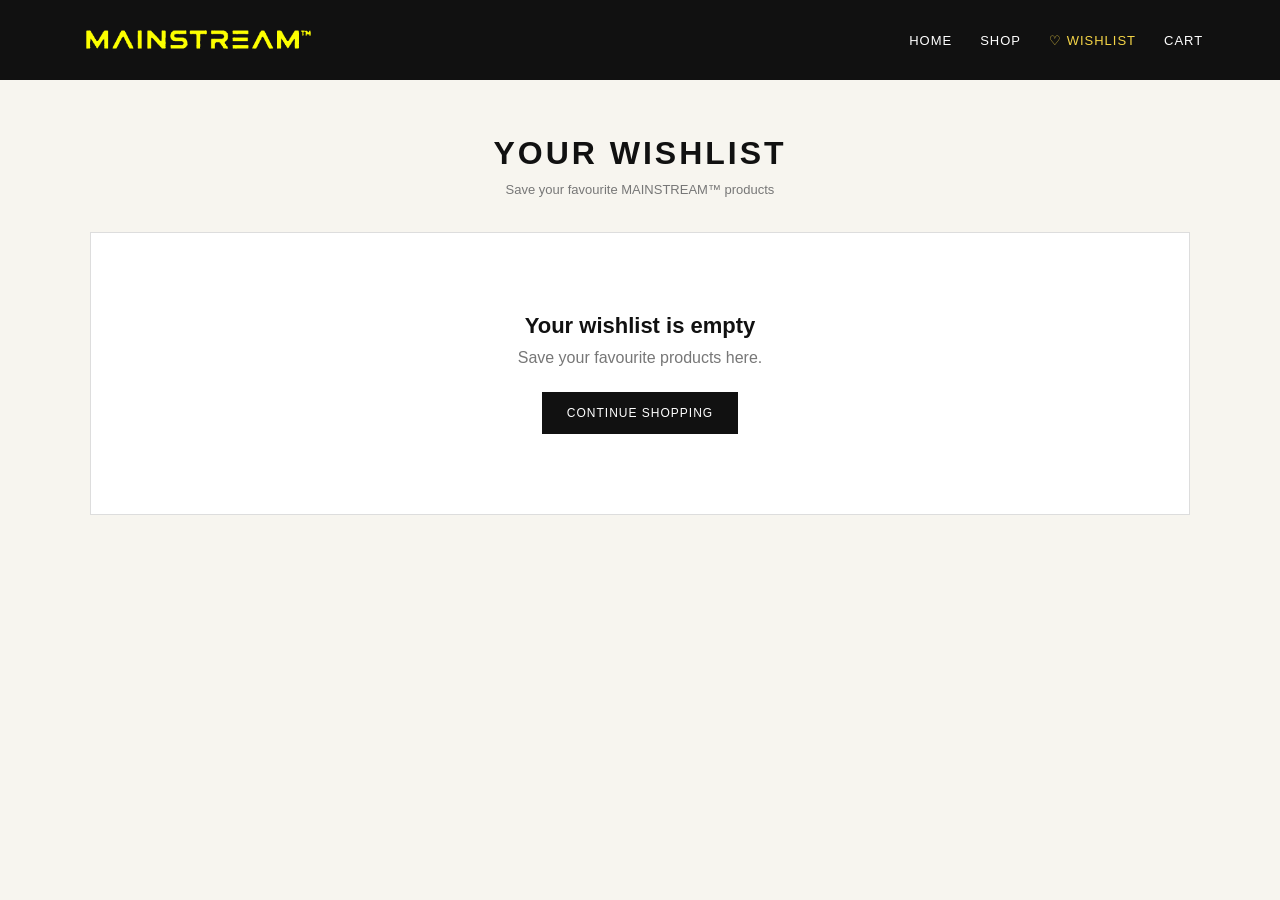
<file: wishlist.html>
<!DOCTYPE html>
<html lang="en">
<head>
<meta charset="UTF-8">
<meta name="viewport" content="width=device-width, initial-scale=1.0">

<title>Wishlist | MAINSTREAM™</title>

<style>
*{
    box-sizing:border-box;
    margin:0;
    padding:0;
}

body{
    font-family:Arial,Helvetica,sans-serif;
    background:#f7f5ef;
    color:#111;
}

header{
    height:80px;
    background:#111;
    display:flex;
    align-items:center;
    justify-content:space-between;
    padding:0 6%;
}

.logo{
    height:42px;
    width:auto;
    filter: brightness(0) saturate(100%) invert(79%) sepia(91%) saturate(1200%) hue-rotate(5deg) brightness(105%) contrast(105%);
}

.nav{
    display:flex;
    align-items:center;
    gap:28px;
}

.nav a{
    color:white;
    text-decoration:none;
    font-size:13px;
    letter-spacing:1px;
}

.nav a.active{
    color:#f5d547;
}

.title{
    text-align:center;
    padding:55px 20px 35px;
}

.title h1{
    font-size:32px;
    letter-spacing:3px;
}

.title p{
    margin-top:10px;
    color:#777;
    font-size:13px;
}

.container{
    width:90%;
    max-width:1100px;
    margin:auto;
    padding-bottom:70px;
}

.wishlist-grid{
    display:grid;
    grid-template-columns:repeat(2,1fr);
    gap:20px;
}

.wishlist-item{
    background:white;
    border:1px solid #ddd;
}

.product-image{
    width:100%;
    aspect-ratio:1/1;
    overflow:hidden;
    background:#eee;
}

.product-image img{
    width:100%;
    height:100%;
    object-fit:cover;
    display:block;
}

.product-info{
    padding:20px;
}

.product-info h3{
    font-size:17px;
    letter-spacing:1px;
    margin-bottom:8px;
}

.product-info p{
    color:#777;
    font-size:12px;
    margin-bottom:12px;
}

.price{
    font-size:18px;
    font-weight:bold;
    margin-bottom:18px;
}

.buttons{
    display:flex;
    gap:10px;
}

.cart-btn,
.remove-btn{
    flex:1;
    padding:13px 8px;
    border:none;
    cursor:pointer;
    font-size:11px;
    font-weight:bold;
    letter-spacing:1px;
}

.cart-btn{
    background:#111;
    color:white;
}

.remove-btn{
    background:#f5d547;
    color:#111;
}

.empty{
    text-align:center;
    background:white;
    border:1px solid #ddd;
    padding:80px 20px;
}

.empty h2{
    font-size:22px;
    margin-bottom:10px;
}

.empty p{
    color:#777;
    margin-bottom:25px;
}

.shop-btn{
    display:inline-block;
    background:#111;
    color:white;
    text-decoration:none;
    padding:14px 25px;
    font-size:12px;
    letter-spacing:1px;
}

@media(max-width:600px){

    header{
        height:70px;
        padding:0 20px;
    }

    .logo{
    height:34px;
    }

    .nav{
        gap:15px;
    }

    .nav a{
        font-size:10px;
    }

    .title{
        padding:40px 15px 25px;
    }

    .title h1{
        font-size:25px;
    }

    .wishlist-grid{
        grid-template-columns:1fr 1fr;
        gap:12px;
    }

    .product-info{
        padding:12px;
    }

    .product-info h3{
        font-size:13px;
    }

    .product-info p{
        font-size:10px;
    }

    .price{
        font-size:15px;
    }

    .buttons{
        flex-direction:column;
    }

    .cart-btn,
    .remove-btn{
        padding:11px 5px;
    }
}
</style>
</head>

<body>

<header>

<a href="index.html">
<img src="mainstream-logo.png" class="logo" alt="MAINSTREAM">
</a>

<nav class="nav">
<a href="index.html">HOME</a>
<a href="shop.html">SHOP</a>
<a href="wishlist.html" class="active">♡ WISHLIST</a>
<a href="cart.html">CART</a>
</nav>

</header>

<section class="title">

<h1>YOUR WISHLIST</h1>

<p>Save your favourite MAINSTREAM™ products</p>

</section>

<main class="container">

<div id="wishlistContainer"></div>

</main>

<script>

const wishlistProducts = {

max:{
name:"MAX / 03 TEE",
category:"RED BULL COLLECTION",
price:999,
image:"max.jpg"
},

lewis:{
name:"LEWIS / 44 TEE",
category:"RACING COLLECTION",
price:999,
image:"lewis.jpg"
},

charles:{
name:"CHARLES / 16 TEE",
category:"FERRARI COLLECTION",
price:999,
image:"charles.jpg"
},

lando:{
name:"LANDO / 01 TEE",
category:"MCLAREN COLLECTION",
price:999,
image:"lando.jpg"
},

oscar:{
name:"OSCAR / 81 TEE",
category:"MCLAREN COLLECTION",
price:999,
image:"oscar.jpg"
},

george:{
name:"GEORGE / 63 TEE",
category:"MERCEDES COLLECTION",
price:999,
image:"george.jpg"
},

kimi:{
name:"KIMI / 12 TEE",
category:"RACING COLLECTION",
price:999,
image:"kimi.jpg"
}

};


function getWishlist(){

    try{

        return JSON.parse(
            localStorage.getItem("mainstreamWishlist")
        ) || [];

    }catch(error){

        return [];

    }

}


function saveWishlist(wishlist){

    localStorage.setItem(
        "mainstreamWishlist",
        JSON.stringify(wishlist)
    );

}


function addToCart(product){

    let cart = [];

    try{

        cart =
            JSON.parse(
                localStorage.getItem("mainstreamCart")
            ) || [];

    }catch(error){

        cart = [];

    }


    const existing =
        cart.find(
            item => item.name === product.name
        );


    if(existing){

        existing.quantity =
            Number(existing.quantity || 1) + 1;

    }else{

        cart.push({

            name:product.name,

            price:"₹" + product.price,

            image:product.image,

            size:"M",

            quantity:1

        });

    }


    localStorage.setItem(
        "mainstreamCart",
        JSON.stringify(cart)
    );


    alert(
        product.name +
        " added to cart 🛒"
    );

}


function removeFromWishlist(key){

    let wishlist = getWishlist();

    wishlist =
        wishlist.filter(
            item => item !== key
        );

    saveWishlist(wishlist);

    renderWishlist();

}


function renderWishlist(){

    const container =
        document.getElementById(
            "wishlistContainer"
        );

    const wishlist =
        getWishlist();


    if(wishlist.length === 0){

        container.innerHTML = `

        <div class="empty">

            <h2>Your wishlist is empty</h2>

            <p>
                Save your favourite products here.
            </p>

            <a
                href="shop.html"
                class="shop-btn">
                CONTINUE SHOPPING
            </a>

        </div>

        `;

        return;

    }


    const grid =
        document.createElement("div");

    grid.className =
        "wishlist-grid";


    wishlist.forEach(function(key){

        const product =
            wishlistProducts[key];

        if(!product){
            return;
        }


        const item =
            document.createElement("div");

        item.className =
            "wishlist-item";


        item.innerHTML = `

        <div class="product-image">

            <img
                src="${product.image}"
                alt="${product.name}"
                onerror="this.src='mainstream-logo.png'">

        </div>

        <div class="product-info">

            <h3>${product.name}</h3>

            <p>${product.category}</p>

            <div class="price">
                ₹${product.price.toLocaleString("en-IN")}
            </div>

            <div class="buttons">

                <button
                    class="cart-btn"
                    onclick="addToCart(wishlistProducts['${key}'])">
                    ADD TO CART
                </button>

                <button
                    class="remove-btn"
                    onclick="removeFromWishlist('${key}')">
                    REMOVE
                </button>

            </div>

        </div>

        `;


        grid.appendChild(item);

    });


    container.innerHTML = "";

    container.appendChild(grid);

}


renderWishlist();

</script>

</body>
</html>
</file>
